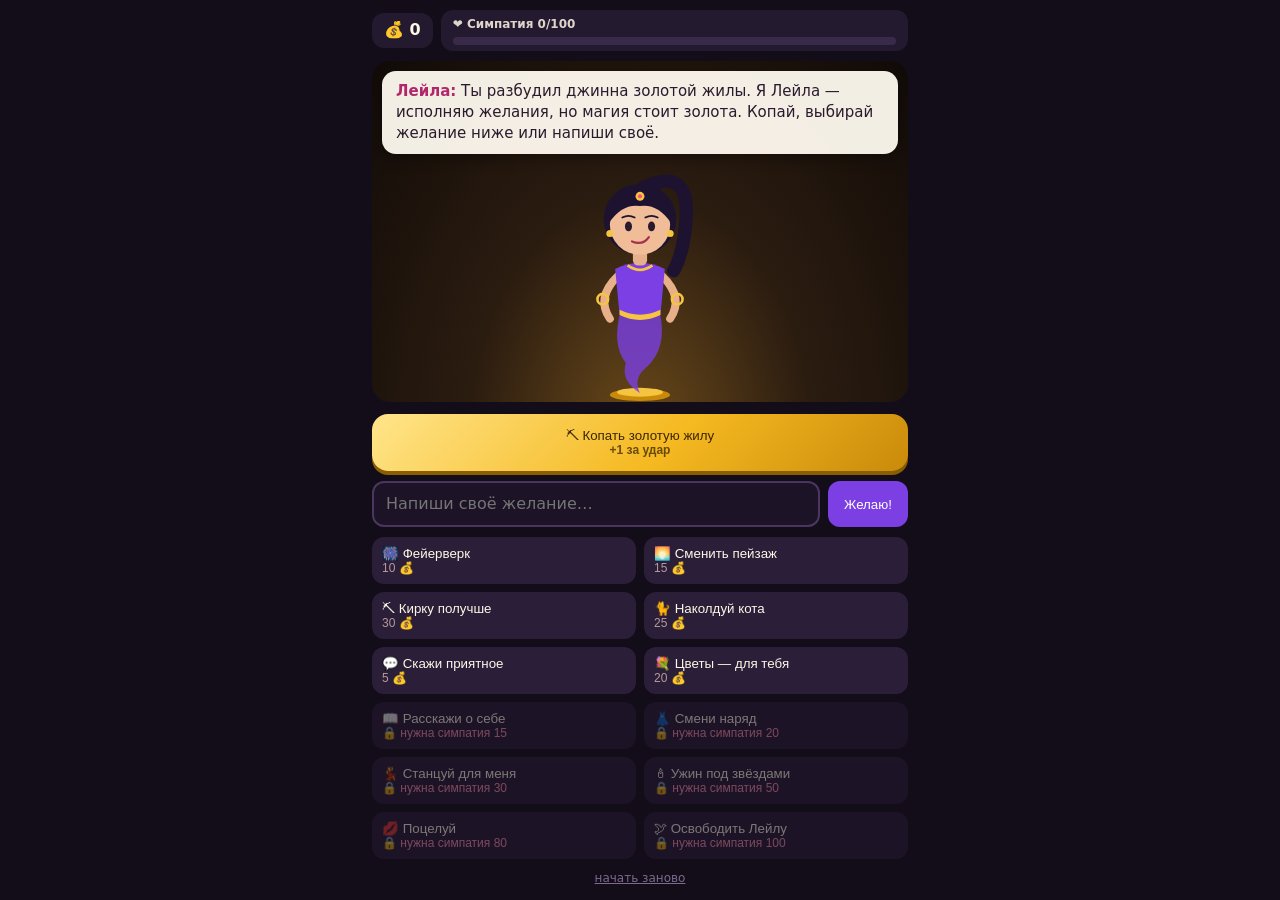
<file: index.html>
<!DOCTYPE html>
<html lang="ru">
<head>
<meta charset="UTF-8">
<meta name="viewport" content="width=device-width, initial-scale=1">
<title>Золотая жила</title>
<style>
  :root { --outfit: #7b3fe4; --gold: #f5c542; --ink: #fff7e6; }
  * { box-sizing: border-box; -webkit-tap-highlight-color: transparent; }
  html, body { margin: 0; height: 100%; }
  body {
    background: #120d18; color: var(--ink);
    font: 16px/1.4 "Segoe UI", system-ui, -apple-system, sans-serif;
    display: flex; justify-content: center;
  }
  #app { width: 100%; max-width: 560px; min-height: 100%; display: flex; flex-direction: column; }

  #stats { display: flex; gap: 8px; padding: 10px 12px; align-items: center; }
  .stat { background: #241a30; border-radius: 12px; padding: 6px 12px; font-weight: 700; white-space: nowrap; }
  #loveWrap { flex: 1; min-width: 0; }
  #loveBar { height: 8px; background: #3a2a4a; border-radius: 4px; overflow: hidden; margin-top: 4px; }
  #loveFill { height: 100%; width: 0; background: linear-gradient(90deg, #ff7aa8, #ff3d6e); transition: width .4s; }
  #loveLabel { font-size: 12px; font-weight: 600; opacity: .85; }

  #stage {
    position: relative; height: 46vh; min-height: 300px; overflow: hidden;
    border-radius: 18px; margin: 0 12px; transition: background 1s;
    background: radial-gradient(ellipse at 50% 110%, #6b4a1a 0%, #2b1c10 45%, #110b08 100%);
  }
  #stage.night  { background: radial-gradient(circle at 75% 20%, #fdf6c9 0 3%, transparent 3.5%), linear-gradient(#070b24, #1b1f4d 70%, #2a2350); }
  #stage.sunset { background: linear-gradient(#3b1d5c, #d9486e 55%, #ffb35c 80%, #5a2a2a 80.5%); }
  #stage.snow   { background: linear-gradient(#8fb3d9, #dcecf7 70%, #ffffff 70.5%); }
  #stage.sea    { background: linear-gradient(#6fd0ff, #c9f1ff 55%, #1c8ac4 55.5%, #0d5c8f); }

  #genie { position: absolute; left: 50%; bottom: 0; height: 78%; transform: translateX(-50%); animation: float 4s ease-in-out infinite; }
  #genie.spin { animation: spin 1.6s ease-in-out; }
  @keyframes float { 0%,100% { transform: translate(-50%, 0); } 50% { transform: translate(-50%, -10px); } }
  @keyframes spin { 0% { transform: translate(-50%,0) rotateY(0); } 50% { transform: translate(-50%,-24px) rotateY(360deg); } 100% { transform: translate(-50%,0) rotateY(720deg); } }
  .eye { transform-box: fill-box; transform-origin: center; animation: blink 5s infinite; }
  @keyframes blink { 0%,96%,100% { transform: scaleY(1); } 98% { transform: scaleY(.1); } }
  #blush { opacity: 0; transition: opacity .5s; }
  .blushing #blush { opacity: .7; }

  #bubble {
    position: absolute; left: 10px; right: 10px; top: 10px;
    background: rgba(255, 250, 240, .95); color: #2a1a2e; border-radius: 14px;
    padding: 10px 14px; font-size: 15px; box-shadow: 0 4px 14px rgba(0,0,0,.35); z-index: 3;
  }
  #bubble b { color: #b0286a; }
  #cats { position: absolute; left: 8px; bottom: 4px; font-size: 26px; z-index: 2; }

  .p { position: absolute; pointer-events: none; z-index: 4; font-size: 24px; }
  .p.fall { top: -30px; animation: fall linear forwards; }
  .p.boom { animation: boom 1.1s ease-out forwards; }
  .p.rise { bottom: 20%; animation: rise 1.8s ease-out forwards; }
  @keyframes fall { to { transform: translateY(60vh) rotate(360deg); opacity: .2; } }
  @keyframes boom { to { transform: translate(var(--dx), var(--dy)) scale(.3); opacity: 0; } }
  @keyframes rise { to { transform: translateY(-220px); opacity: 0; } }

  #controls { padding: 12px; display: flex; flex-direction: column; gap: 10px; }
  #vein {
    position: relative; border: 0; border-radius: 16px; padding: 14px; cursor: pointer;
    font: 800 18px inherit; color: #3b2600;
    background: linear-gradient(135deg, #ffe58a, #f5b921 55%, #c98a0a);
    box-shadow: 0 4px 0 #8a5d00; user-select: none; touch-action: manipulation;
  }
  #vein:active { transform: translateY(3px); box-shadow: 0 1px 0 #8a5d00; }
  #vein small { display: block; font-weight: 600; font-size: 12px; opacity: .75; }
  .pop { position: absolute; top: 0; font-weight: 800; color: #fff; text-shadow: 0 1px 3px #000; animation: popUp .7s ease-out forwards; pointer-events: none; }
  @keyframes popUp { to { transform: translateY(-34px); opacity: 0; } }

  #wishForm { display: flex; gap: 8px; }
  #wishInput { flex: 1; min-width: 0; border: 2px solid #4a3660; background: #1c1426; color: var(--ink); border-radius: 12px; padding: 10px 12px; font: inherit; }
  #wishInput:focus { outline: none; border-color: var(--gold); }
  #wishForm button { border: 0; border-radius: 12px; padding: 0 16px; background: var(--outfit); color: #fff; font: 700 15px inherit; cursor: pointer; }

  #wishes { display: grid; grid-template-columns: 1fr 1fr; gap: 8px; }
  .wish {
    border: 0; border-radius: 12px; padding: 9px 10px; text-align: left; cursor: pointer;
    background: #2a1e38; color: var(--ink); font: 600 14px inherit;
  }
  .wish span { display: block; font-size: 12px; font-weight: 500; color: var(--gold); }
  .wish.poor span { color: #b89a9a; }
  .wish.locked { opacity: .45; }
  .wish.locked span { color: #ff8fb1; }
  .wish:not(.locked):hover { background: #3a2a4e; }
  #reset { align-self: center; background: none; border: 0; color: #7d6a8c; font: inherit; font-size: 12px; cursor: pointer; text-decoration: underline; }

  #end { position: fixed; inset: 0; background: rgba(10, 5, 15, .92); display: none; align-items: center; justify-content: center; padding: 24px; z-index: 10; text-align: center; }
  #end.on { display: flex; }
  #end div { max-width: 420px; }
  #end h1 { color: var(--gold); margin: 0 0 12px; }
  #end button { margin-top: 18px; border: 0; border-radius: 12px; padding: 12px 22px; background: var(--gold); color: #3b2600; font: 800 16px inherit; cursor: pointer; }
</style>
</head>
<body>
<div id="app">
  <div id="stats">
    <div class="stat">💰 <span id="gold">0</span></div>
    <div class="stat" id="loveWrap">
      <div id="loveLabel">❤ Симпатия</div>
      <div id="loveBar"><div id="loveFill"></div></div>
    </div>
  </div>

  <div id="stage">
    <div id="bubble"></div>
    <svg id="genie" viewBox="0 0 200 300" aria-label="Лейла, джинн золотой жилы">
      <!-- хвост-дымка и лампа -->
      <ellipse cx="100" cy="292" rx="34" ry="7" fill="#c98a0a"/>
      <ellipse cx="100" cy="289" rx="26" ry="5" fill="#f5c542"/>
      <path d="M78 198 Q100 210 122 198 Q132 240 106 262 Q92 274 100 290 Q78 276 84 256 Q68 236 78 198Z" fill="var(--outfit)" opacity=".8"/>
      <!-- волосы сзади -->
      <ellipse cx="100" cy="94" rx="41" ry="40" fill="#1d1230"/>
      <path d="M104 58 Q156 34 152 92 Q150 130 138 152" stroke="#1d1230" stroke-width="15" fill="none" stroke-linecap="round"/>
      <!-- руки -->
      <path d="M75 158 Q50 182 66 206" stroke="#e8b08a" stroke-width="9" fill="none" stroke-linecap="round"/>
      <path d="M125 158 Q150 182 134 206" stroke="#e8b08a" stroke-width="9" fill="none" stroke-linecap="round"/>
      <circle cx="58" cy="184" r="6" fill="none" stroke="#f5c542" stroke-width="3"/>
      <circle cx="142" cy="184" r="6" fill="none" stroke="#f5c542" stroke-width="3"/>
      <!-- платье -->
      <path d="M72 150 Q100 136 128 150 L123 202 Q100 213 77 202 Z" fill="var(--outfit)"/>
      <path d="M77 196 Q100 207 123 196 L123 202 Q100 213 77 202Z" fill="#f5c542"/>
      <!-- шея и голова -->
      <rect x="92" y="126" width="16" height="20" rx="6" fill="#e8b08a"/>
      <path d="M86 146 Q100 156 114 146" stroke="#f5c542" stroke-width="3" fill="none"/>
      <circle cx="100" cy="100" r="34" fill="#f0bd98"/>
      <g id="blush"><circle cx="80" cy="112" r="7" fill="#ff7a9a"/><circle cx="120" cy="112" r="7" fill="#ff7a9a"/></g>
      <path d="M65 98 Q70 60 100 61 Q130 60 135 98 Q120 76 100 79 Q80 76 65 98Z" fill="#1d1230"/>
      <circle cx="100" cy="68" r="5" fill="#f5c542"/><circle cx="100" cy="68" r="2.2" fill="#ff4d7e"/>
      <circle cx="66" cy="110" r="4" fill="#f5c542"/><circle cx="134" cy="110" r="4" fill="#f5c542"/>
      <path d="M80 92 Q87 88 94 92 M106 92 Q113 88 120 92" stroke="#1d1230" stroke-width="2" fill="none" stroke-linecap="round"/>
      <ellipse class="eye" cx="87" cy="102" rx="4" ry="5.5" fill="#2a1a2e"/>
      <ellipse class="eye" cx="113" cy="102" rx="4" ry="5.5" fill="#2a1a2e"/>
      <path id="mouth" d="M90 117 Q100 126 110 117" stroke="#a3324f" stroke-width="2.5" fill="none" stroke-linecap="round"/>
    </svg>
    <div id="cats"></div>
  </div>

  <div id="controls">
    <button id="vein">⛏ Копать золотую жилу<small id="veinInfo"></small></button>
    <form id="wishForm" autocomplete="off">
      <input id="wishInput" placeholder="Напиши своё желание…" maxlength="120">
      <button>Желаю!</button>
    </form>
    <div id="wishes"></div>
    <button id="reset">начать заново</button>
  </div>
</div>

<div id="end"><div>
  <h1>✨ Свободна ✨</h1>
  <p>Лампа рассыпается золотой пылью. Лейла смотрит на свои руки, потом на тебя — и смеётся.</p>
  <p>«Три тысячи лет я исполняла желания, потому что была должна. А ты потратил своё на меня. Знаешь что? Я остаюсь. Теперь — потому что сама хочу».</p>
  <button id="endBtn">Продолжить вместе</button>
</div></div>

<script>
const $ = id => document.getElementById(id);
const pick = a => a[Math.floor(Math.random() * a.length)];
const KEY = 'golden-vein-save';
const fresh = () => ({ gold: 0, love: 0, power: 1, cats: 0, scene: 0, outfit: 0, story: 0, free: false });
let S = fresh();
try { S = Object.assign(S, JSON.parse(localStorage.getItem(KEY) || '{}')); } catch (e) {}
const save = () => { try { localStorage.setItem(KEY, JSON.stringify(S)); } catch (e) {} };

const SCENES = [['', 'Обратно в шахту. Уютно, сыро, родное.'], ['night', 'Ночь. Звёзды я расставила вручную, цени.'],
  ['sunset', 'Закат. Самый дорогой из моих — на него ушло три облака.'], ['snow', 'Снег! Мне не холодно, я из дыма. А тебе?'],
  ['sea', 'Море. Купаться не предлагаю — я в лампу потом песок натащу.']];
const OUTFITS = ['#7b3fe4', '#e0457b', '#1fa39a', '#d98a14', '#2f6fe0'];
const MOUTHS = { smile: 'M90 117 Q100 126 110 117', smirk: 'M91 119 Q103 124 110 114', pout: 'M92 121 Q100 116 108 121', wow: 'M94 116 Q100 128 106 116 Q100 112 94 116' };
const STORY = [
  'Меня зовут Лейла. Я джинн этой жилы: пока в ней есть золото — есть и моя магия. Так что копай, не отвлекайся.',
  'В лампу я попала по глупости: поспорила с одним визирем, что исполню любое желание. Он пожелал, чтобы я исполняла их вечно.',
  'Последний хозяин лампы был шахтёр. Просил только ужин и чтобы спина не болела. Хороший был человек. Скучный, но хороший.',
  'Знаешь, чего не может пожелать джинн? Ничего для себя. Три тысячи лет чужих желаний — и ни одного своего.',
  'Если честно… Меня давно никто не спрашивал обо мне. Обычно сразу — «хочу дворец». Спасибо, что слушаешь.'
];
const COMPLIMENTS = [
  'Ты копаешь так усердно, что жила сама начинает блестеть ярче.', 'У тебя хорошие желания. Поверь, я видела плохие.',
  'С тобой в шахте стало светлее. И это не из-за фонаря.', 'Ты первый за триста лет, кто сказал «пожалуйста». Ну, почти сказал.',
  'Мне нравится, как ты думаешь перед тем, как желать. Редкое качество.'
];

function say(text, mouth = 'smile', blush = false) {
  $('bubble').innerHTML = '<b>Лейла:</b> ' + text;
  $('mouth').setAttribute('d', MOUTHS[mouth]);
  $('genie').classList.toggle('blushing', blush);
}
function fx(chars, n, mode) {
  const st = $('stage');
  for (let i = 0; i < n; i++) {
    const p = document.createElement('span');
    p.className = 'p ' + mode; p.textContent = pick(chars);
    p.style.left = (mode === 'boom' ? 50 : Math.random() * 94) + '%';
    if (mode === 'boom') { p.style.top = '45%'; p.style.setProperty('--dx', (Math.random() * 400 - 200) + 'px'); p.style.setProperty('--dy', (Math.random() * 300 - 180) + 'px'); }
    if (mode === 'fall') p.style.animationDuration = (1.5 + Math.random() * 2) + 's';
    if (mode !== 'boom') p.style.animationDelay = (Math.random() * .6) + 's';
    p.addEventListener('animationend', () => p.remove());
    st.appendChild(p);
  }
}
const love = n => { S.love = Math.max(0, Math.min(100, S.love + n)); };

const WISHES = [
  { id: 'firework', label: '🎆 Фейерверк', cost: 10, min: 0, re: /фейерверк|салют/, run() { fx(['✨', '🎆', '💥', '⭐'], 26, 'boom'); love(2); say(pick(['Бабах! Люблю эту работу.', 'Салют в шахте — техника безопасности плачет, а я нет.']), 'wow'); } },
  { id: 'scene', label: '🌅 Сменить пейзаж', cost: 15, min: 0, re: /пейзаж|закат|ночь|звёзд|звезд|снег|зим|море|пляж|шахт/, run() { S.scene = (S.scene + 1) % SCENES.length; love(1); say(SCENES[S.scene][1]); } },
  { id: 'pick', label: '⛏ Кирку получше', cost: () => 30 * S.power, min: 0, re: /кирк|инструмент/, run() { S.power++; fx(['⛏', '✨'], 8, 'boom'); say('Держи. Теперь ' + S.power + ' золота за удар. Жила, прости.', 'smirk'); } },
  { id: 'cat', label: '🐈 Наколдуй кота', cost: () => 25 * (S.cats + 1), min: 0, re: /кот|кошк|котик|котён|котен/, run() { S.cats++; love(3); say('Кот наколдован. Он копает золото сам — ' + S.cats + ' в секунду. Не спрашивай как.', 'wow'); } },
  { id: 'compliment', label: '💬 Скажи приятное', cost: 5, min: 0, re: /приятн|комплимент|похвали/, run() { love(1); say(pick(COMPLIMENTS), 'smile', S.love > 40); } },
  { id: 'flowers', label: '💐 Цветы — для тебя', cost: 20, min: 0, re: /цвет|букет|подар/, run() { fx(['🌸', '🌹', '🌷', '💐'], 18, 'fall'); love(5); say(pick(['Желание… для меня? Так вообще можно было?', 'Ты тратишь магию на цветы для джинна. Странный. Мне нравится.']), 'wow', true); } },
  { id: 'story', label: '📖 Расскажи о себе', cost: 10, min: 15, re: /расскажи|о себе|истори|кто ты/, run() { say(STORY[Math.min(S.story, STORY.length - 1)], S.story >= 3 ? 'pout' : 'smile', S.story >= 4); if (S.story < STORY.length) { S.story++; love(4); } } },
  { id: 'outfit', label: '👗 Смени наряд', cost: 30, min: 20, re: /наряд|плать|переоден|одежд/, run() { S.outfit = (S.outfit + 1) % OUTFITS.length; love(2); fx(['✨'], 12, 'boom'); say(pick(['Как тебе? Только честно. Ладно, можно не честно.', 'Этот цвет я берегла для особого случая. Ну, или для вторника.']), 'smirk'); } },
  { id: 'dance', label: '💃 Станцуй для меня', cost: 40, min: 30, re: /танц|станцуй/, run() { const g = $('genie'); g.classList.remove('spin'); void g.offsetWidth; g.classList.add('spin'); setTimeout(() => g.classList.remove('spin'), 1700); fx(['✨', '🎵', '🎶'], 20, 'rise'); love(5); say('Три тысячи лет практики. Аплодисменты принимаются золотом.', 'smile', true); } },
  { id: 'date', label: '🕯 Ужин под звёздами', cost: 120, min: 50, re: /ужин|свидани|романтик|вино/, run() { S.scene = 1; fx(['🕯', '⭐', '🍷', '🌙'], 22, 'fall'); love(12); say('Стол, свечи, небо. Я обычно накрываю такое для других… Сегодня — первый раз для себя тоже.', 'smile', true); } },
  { id: 'kiss', label: '💋 Поцелуй', cost: 0, min: 80, re: /поцел|целуй|обними|обним/, run() { fx(['❤', '💕', '💖'], 24, 'rise'); love(10); say('…Это желание я исполню не как джинн. *целует тебя* Всё. Никому ни слова — у меня репутация.', 'smile', true); } },
  { id: 'free', label: '🕊 Освободить Лейлу', cost: 300, min: 100, re: /освобо|свобод|отпус/, run() { S.free = true; fx(['✨', '🕊', '💛'], 40, 'boom'); say('Ты… серьёзно?', 'wow', true); setTimeout(() => $('end').classList.add('on'), 900); } }
];
const costOf = w => typeof w.cost === 'function' ? w.cost() : w.cost;

function grant(w) {
  if (S.love < w.min) return say(pick(['Не так быстро. Мы пока недостаточно знакомы для такого желания.', 'Ха. Это желание откроется, когда я буду тебе больше доверять.']), 'smirk');
  const c = costOf(w);
  if (S.gold < c) return say('Моя магия работает на золоте жилы. Нужно ещё ' + (c - S.gold) + ' 💰 — берись за кирку.', 'pout');
  S.gold -= c; w.run(); save(); render();
}

function freeWish(raw) {
  const t = raw.toLowerCase().trim();
  if (!t) return;
  if (/секс|разден|голая|голую|обнаж|грудь|трах|интим|постел|18\+|эроти/.test(t))
    return say('Полегче, искатель. Я джинн с характером, а не с таким прейскурантом. Начни с цветов и ужина — а там посмотрим, до поцелуя дойдёт или нет.', 'smirk', true);
  if (/дура|тупая|заткни|урод|идиотк|сука|шлюх|глупая/.test(t)) { love(-5); save(); render(); return say('Грубить джинну — смелое желание. Исполнять не буду. И симпатию я тебе убавила.', 'pout'); }
  const w = WISHES.find(w => w.re.test(t));
  if (w) return grant(w);
  if (/золот|деньг|богат|монет/.test(t)) { const g = 5 + S.power * 3; S.gold += g; fx(['🪙'], 10, 'fall'); save(); render(); return say('Золото из золота не наколдуешь — закон жилы. Но вот тебе ' + g + ' монет из моих личных запасов.', 'smirk'); }
  if (/привет|здравств|хай/.test(t)) return say('Привет-привет. Желать будем или просто поболтаем?', 'smile');
  if (/люблю|нравишься|красив|милая/.test(t)) { love(2); save(); render(); return say(S.love > 60 ? 'Знаю. И… ты мне тоже. Только не зазнавайся.' : 'Все так говорят, когда хотят дворец. Но спасибо.', 'smile', true); }
  if (/зовут|имя/.test(t)) return say('Лейла. Джинн золотой жилы. Очень приятно, копатель.', 'smile');
  if (/сколько.*лет|возраст/.test(t)) return say('Мне было двадцать семь, когда я попала в лампу. Три тысячи лет внутри не считаются — там время стоит.', 'smirk');
  if (S.gold < 5) return say('На импровизацию нужно хотя бы 5 💰. Жила ждёт.', 'pout');
  S.gold -= 5; love(1); fx(['✨', '💫'], 14, 'boom'); save(); render();
  say(pick(['«' + esc(raw) + '»? Хм. Исполнено — в миниатюре и на мой вкус. Посмотри под ногами.', 'Такого у меня ещё не просили. Сделала как поняла. Претензии не принимаются.', 'Исполнено! Ну… примерно. Магия — наука неточная.']), 'wow');
}
const esc = s => s.replace(/[&<>"]/g, c => ({ '&': '&amp;', '<': '&lt;', '>': '&gt;', '"': '&quot;' }[c]));

function render() {
  $('gold').textContent = Math.floor(S.gold);
  $('loveFill').style.width = S.love + '%';
  $('loveLabel').textContent = '❤ Симпатия ' + S.love + '/100';
  $('veinInfo').textContent = '+' + S.power + ' за удар' + (S.cats ? ' · коты: +' + S.cats + '/сек' : '');
  $('stage').className = SCENES[S.scene][0];
  document.documentElement.style.setProperty('--outfit', OUTFITS[S.outfit]);
  $('cats').textContent = '🐈'.repeat(Math.min(S.cats, 8));
  $('wishes').innerHTML = WISHES.map((w, i) => {
    const locked = S.love < w.min, c = costOf(w);
    const sub = locked ? '🔒 нужна симпатия ' + w.min : (c ? c + ' 💰' : 'бесплатно');
    return '<button class="wish' + (locked ? ' locked' : S.gold < c ? ' poor' : '') + '" data-i="' + i + '">' + w.label + '<span>' + sub + '</span></button>';
  }).join('');
}

$('vein').addEventListener('click', e => {
  S.gold += S.power;
  const pop = document.createElement('span');
  pop.className = 'pop'; pop.textContent = '+' + S.power;
  pop.style.left = (20 + Math.random() * 60) + '%';
  pop.addEventListener('animationend', () => pop.remove());
  $('vein').appendChild(pop);
  render();
});
$('wishes').addEventListener('click', e => { const b = e.target.closest('.wish'); if (b) grant(WISHES[b.dataset.i]); });
$('wishForm').addEventListener('submit', e => { e.preventDefault(); freeWish($('wishInput').value); $('wishInput').value = ''; });
$('endBtn').addEventListener('click', () => { $('end').classList.remove('on'); say('Ну что, копатель. Желай — теперь я исполняю, потому что хочу.', 'smile', true); });
$('reset').addEventListener('click', () => { if (confirm('Начать игру заново?')) { S = fresh(); save(); render(); intro(); } });
setInterval(() => { if (S.cats) { S.gold += S.cats; render(); } save(); }, 1000);

function intro() {
  say(S.free ? 'С возвращением. Я никуда не делась — сама так решила.'
    : S.gold || S.love ? 'О, ты вернулся. Жила на месте, я тоже. Чего желаешь?'
    : 'Ты разбудил джинна золотой жилы. Я Лейла — исполняю желания, но магия стоит золота. Копай, выбирай желание ниже или напиши своё.', 'smirk');
}
render(); intro();
</script>
</body>
</html>
</file>
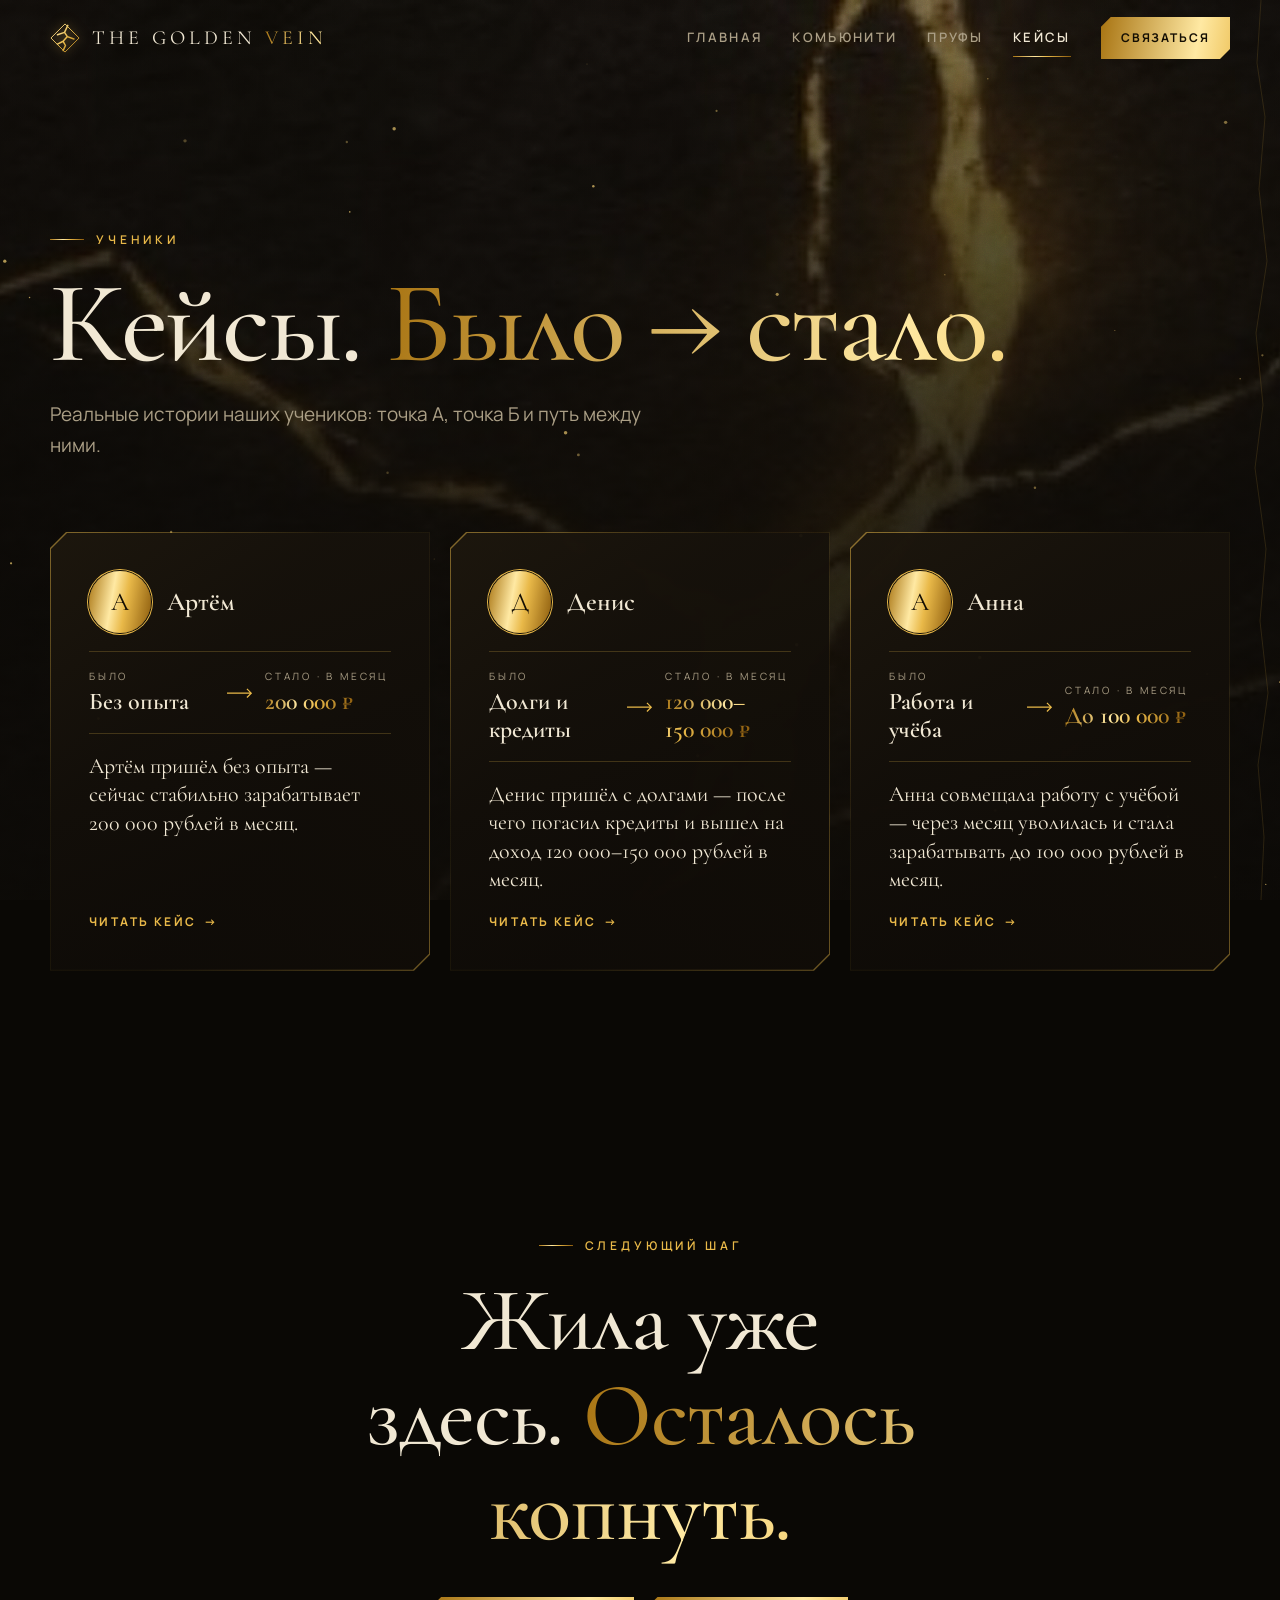
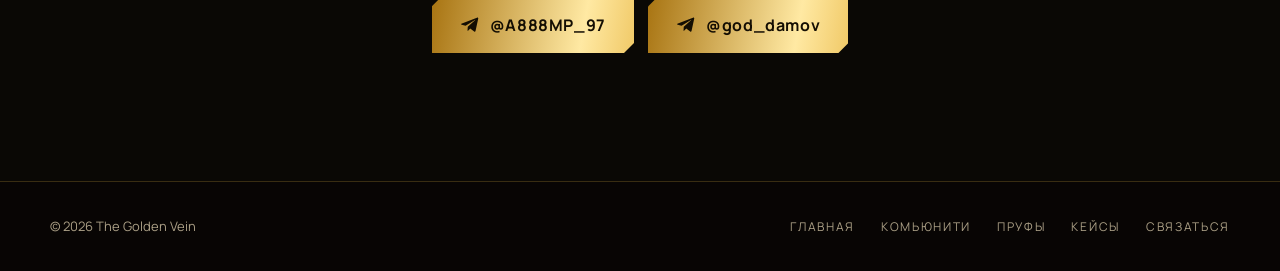
<file: cases.html>
<!doctype html>
<html lang="ru">
<head>
<meta charset="utf-8">
<meta name="viewport" content="width=device-width, initial-scale=1, viewport-fit=cover">
<title>Кейсы учеников — The Golden Vein</title>
<meta name="description" content="Кейсы учеников The Golden Vein: с чего начинали и к чему пришли.">
<meta name="theme-color" content="#0a0805">
<meta property="og:title" content="Кейсы учеников — The Golden Vein">
<meta property="og:description" content="Кейсы учеников The Golden Vein: с чего начинали и к чему пришли.">
<meta property="og:type" content="website">
<meta property="og:image" content="assets/img/bg.jpg">
<link rel="icon" href="assets/img/favicon.svg" type="image/svg+xml">
<link rel="preload" as="image" href="assets/img/bg.jpg">
<link rel="preconnect" href="https://fonts.googleapis.com">
<link rel="preconnect" href="https://fonts.gstatic.com" crossorigin>
<link href="https://fonts.googleapis.com/css2?family=Cormorant+Garamond:ital,wght@0,500;0,600;1,500&family=Manrope:wght@400;600;700&display=swap" rel="stylesheet">
<link rel="stylesheet" href="assets/css/style.css">
<script>document.documentElement.classList.add("js")</script>
</head>
<body>
<div class="backdrop" aria-hidden="true"></div>
<div class="grain" aria-hidden="true"></div>
<canvas id="dust" aria-hidden="true"></canvas>
<div class="torch" aria-hidden="true"></div>
<svg class="scroll-vein" viewBox="0 0 26 1000" preserveAspectRatio="none" aria-hidden="true">
  <path class="track" pathLength="1" d="M13 0 9 70 17 130 11 210 19 290 8 370 15 450 7 520 18 610 12 690 20 770 10 850 16 930 13 1000"/>
  <path class="fill" pathLength="1" d="M13 0 9 70 17 130 11 210 19 290 8 370 15 450 7 520 18 610 12 690 20 770 10 850 16 930 13 1000"/>
</svg>
<div class="veil" aria-hidden="true"><i></i></div>

<header class="header">
  <div class="wrap">
    <a class="logo" href="index.html" aria-label="The Golden Vein — на главную"><svg viewBox="0 0 32 32" fill="none" aria-hidden="true"><defs><linearGradient id="lg" x1="0" y1="0" x2="1" y2="1"><stop offset="0" stop-color="#ffe9a3"/><stop offset=".55" stop-color="#e9b949"/><stop offset="1" stop-color="#a87412"/></linearGradient></defs><path d="M16 1 31 16 16 31 1 16Z" stroke="url(#lg)" stroke-width="1"/><path d="M19 2.5 15.5 10l3 4.5-4.5 5 2.5 4.5L14 29.5M15.5 10 8 12.5M18.5 14.5l7 2.5M14 19.5l-6 3" stroke="url(#lg)" stroke-width="1.6" stroke-linecap="round" stroke-linejoin="round"/></svg><span>The Golden <span class="gold">Vein</span></span></a>
    <button class="burger" type="button" aria-label="Меню" aria-expanded="false" aria-controls="nav"><span></span><span></span><span></span></button>
    <nav class="nav" id="nav" aria-label="Основная навигация">
      <a href="index.html">Главная</a>
      <a href="community.html">Комьюнити</a>
      <a href="proofs.html">Пруфы</a>
      <a href="cases.html" aria-current="page">Кейсы</a>
      <a class="btn sm" href="#" data-contact>Связаться</a>
    </nav>
  </div>
</header>

<main>
<section class="page-hero">
  <div class="wrap">
    <span class="eyebrow">Ученики</span>
    <h1>Кейсы. <span class="gold">Было → стало.</span></h1>
    <p class="lead">Реальные истории наших учеников: точка А, точка Б и путь между ними.</p>
  </div>
</section>
<section style="padding-top:0">
  <div class="wrap"><div class="cases" id="cases"></div></div>
</section>
<section class="final">
  <div class="wrap">
    <span class="eyebrow reveal">Следующий шаг</span>
    <h2 class="h2 reveal">Жила уже здесь. <span class="gold">Осталось копнуть.</span></h2>
    <div class="cta reveal"><a class="btn" href="#" data-contact>Связаться с нами <svg viewBox="0 0 24 24" fill="none" stroke="currentColor" stroke-width="1.6"><path d="M4 12h16M14 6l6 6-6 6"/></svg></a></div>
  </div>
</section>
</main>

<footer class="footer">
  <div class="wrap">
    <span>© <span data-year>2026</span> The Golden Vein</span>
    <nav aria-label="Навигация в подвале">
      <a href="index.html">Главная</a>
      <a href="community.html">Комьюнити</a>
      <a href="proofs.html">Пруфы</a>
      <a href="cases.html">Кейсы</a>
      <a href="#" data-contact>Связаться</a>
    </nav>
  </div>
</footer>
<dialog id="case-modal" aria-label="Кейс ученика">
  <button class="x" type="button" aria-label="Закрыть">×</button>
  <div class="sheet"><div class="body"></div></div>
</dialog>
<script src="assets/js/content.js"></script>
<script src="assets/js/main.js"></script>
</body>
</html>
</file>
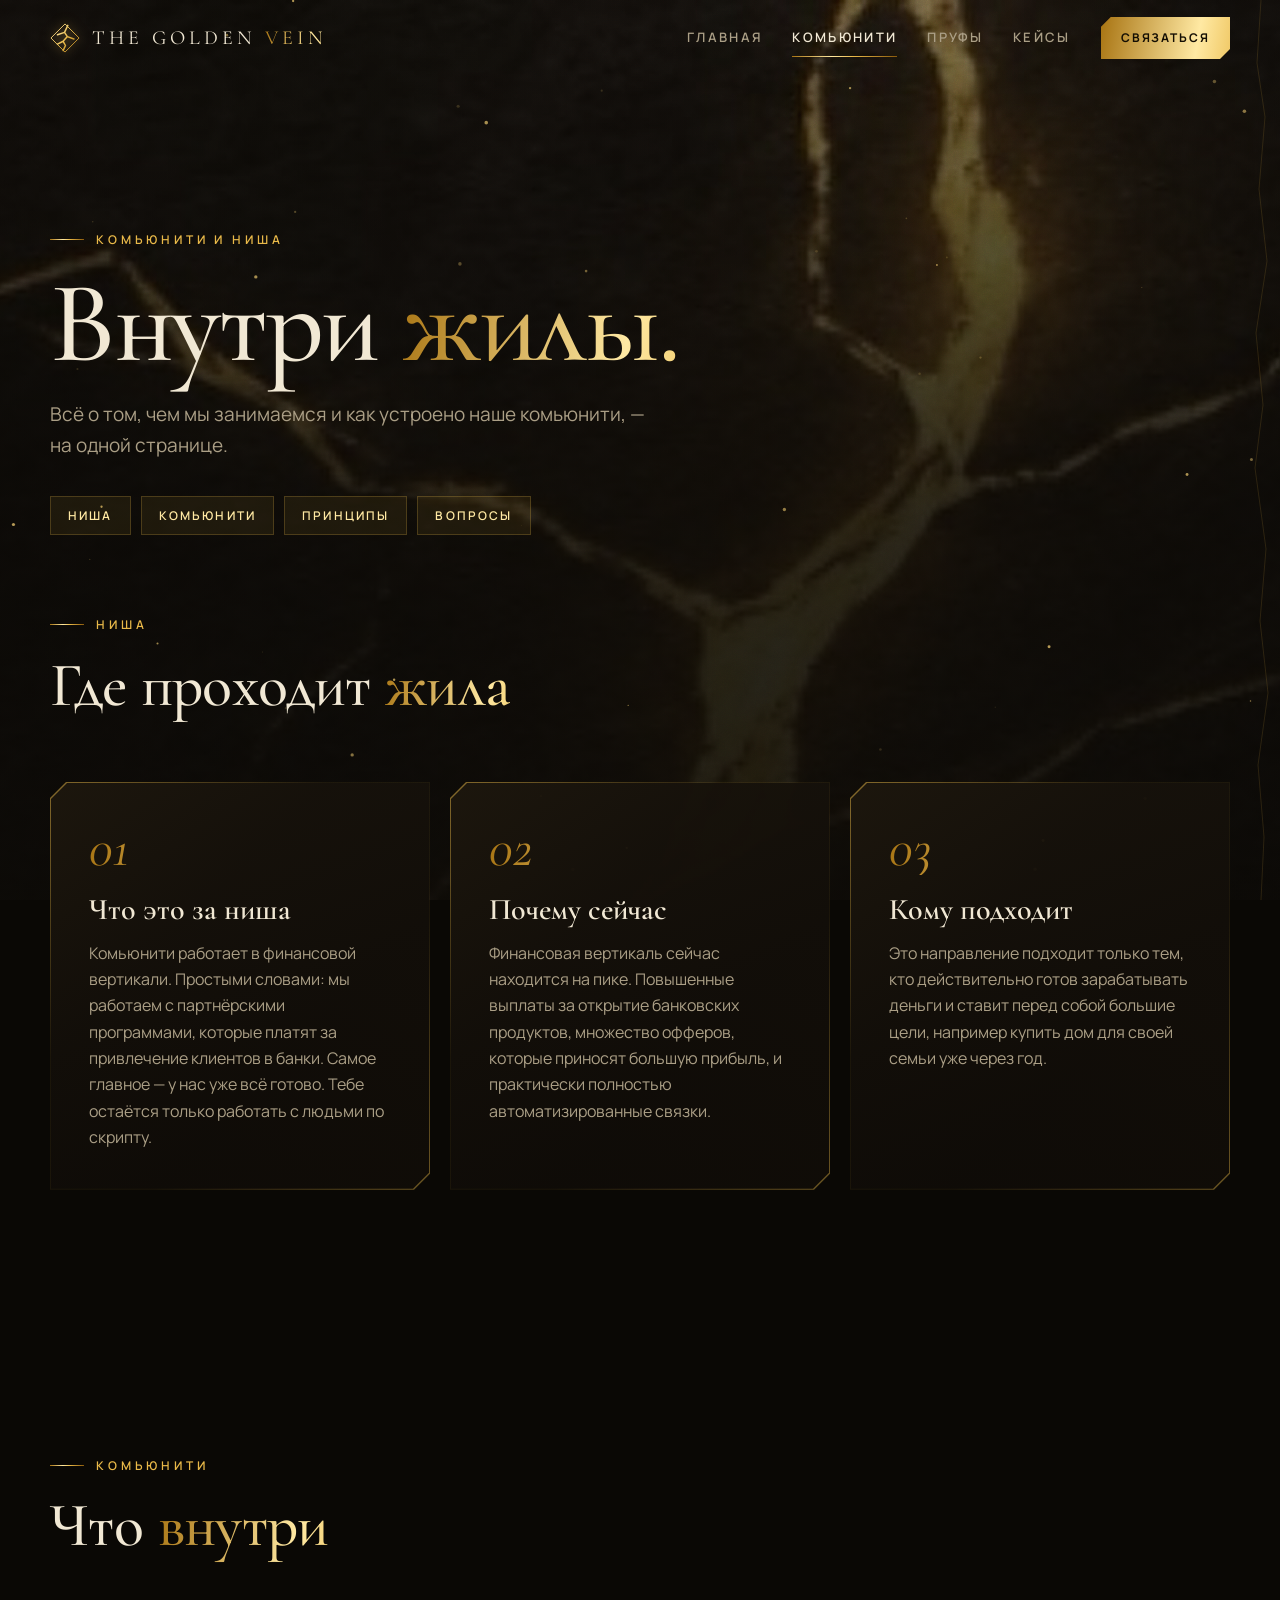
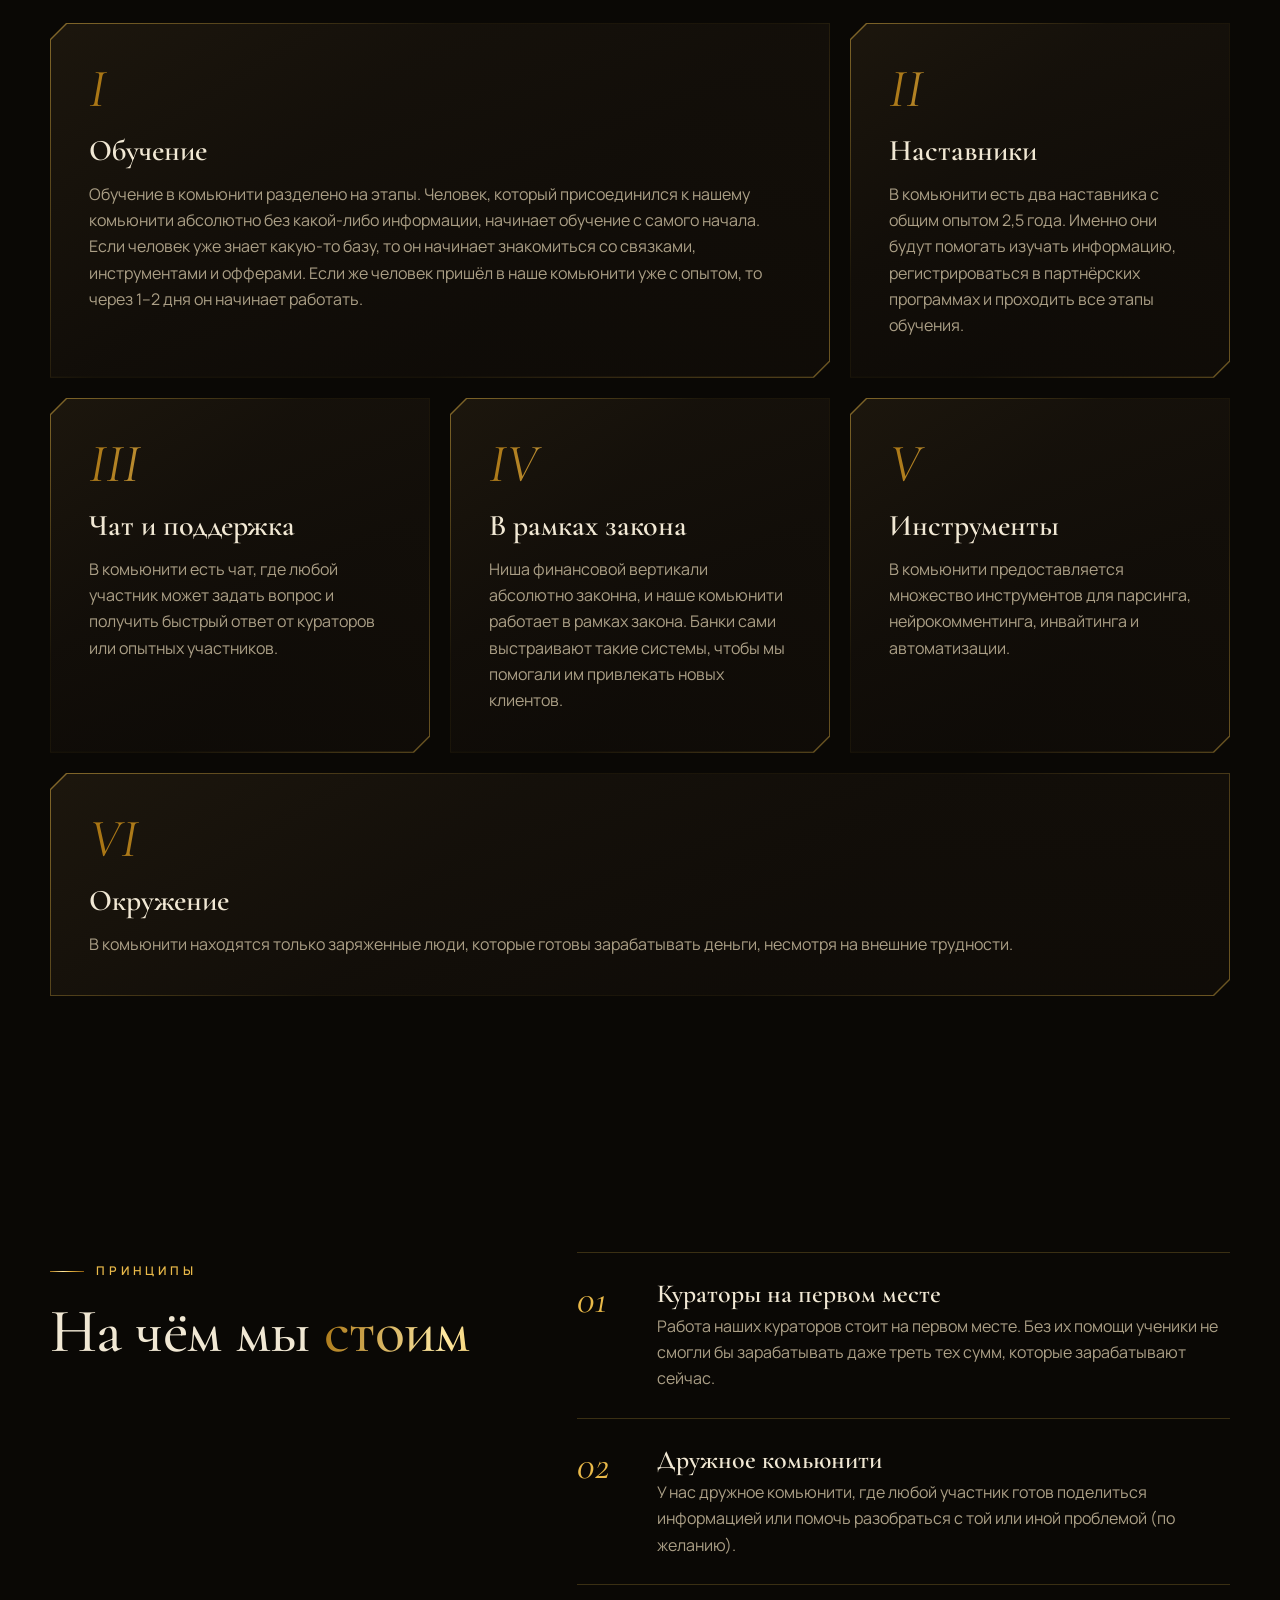
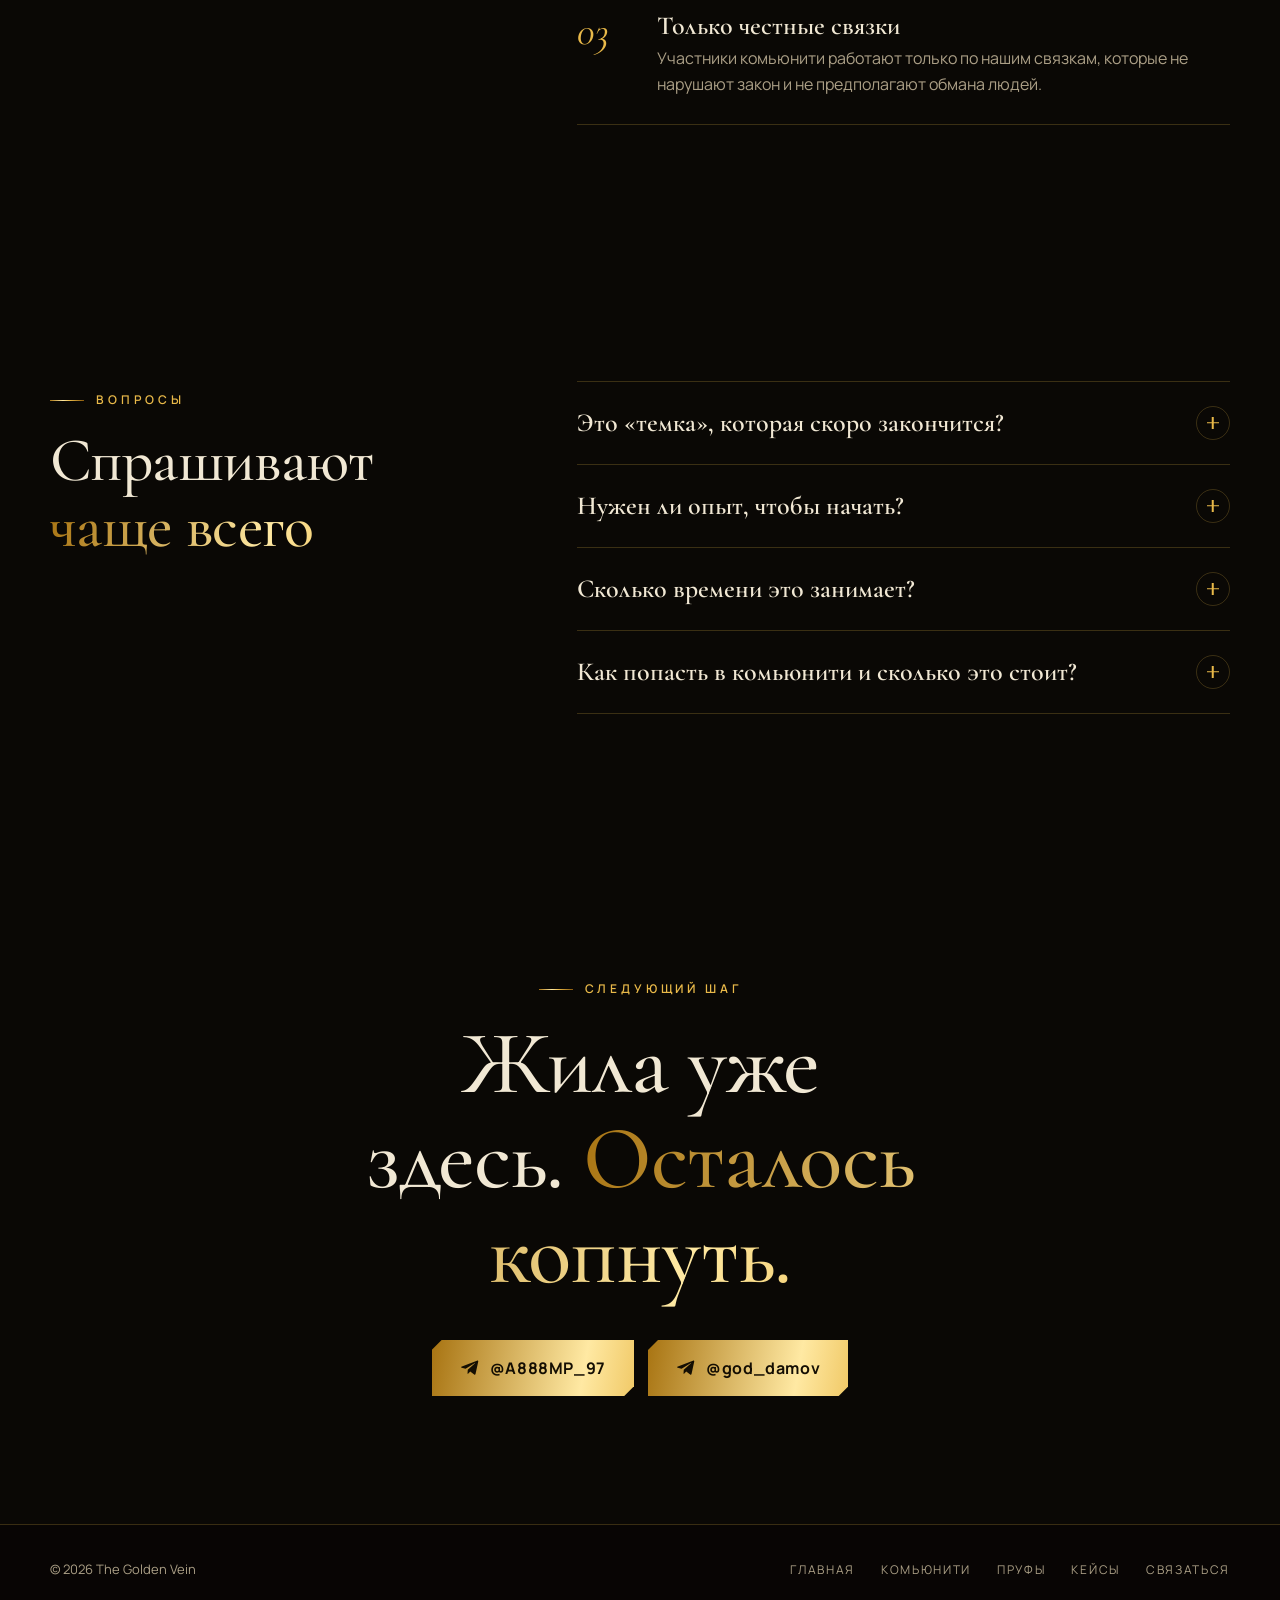
<file: community.html>
<!doctype html>
<html lang="ru">
<head>
<meta charset="utf-8">
<meta name="viewport" content="width=device-width, initial-scale=1, viewport-fit=cover">
<title>Комьюнити и ниша — The Golden Vein</title>
<meta name="description" content="Всё о комьюнити The Golden Vein и о нише, в которой мы работаем.">
<meta name="theme-color" content="#0a0805">
<meta property="og:title" content="Комьюнити и ниша — The Golden Vein">
<meta property="og:description" content="Всё о комьюнити The Golden Vein и о нише, в которой мы работаем.">
<meta property="og:type" content="website">
<meta property="og:image" content="assets/img/bg.jpg">
<link rel="icon" href="assets/img/favicon.svg" type="image/svg+xml">
<link rel="preload" as="image" href="assets/img/bg.jpg">
<link rel="preconnect" href="https://fonts.googleapis.com">
<link rel="preconnect" href="https://fonts.gstatic.com" crossorigin>
<link href="https://fonts.googleapis.com/css2?family=Cormorant+Garamond:ital,wght@0,500;0,600;1,500&family=Manrope:wght@400;600;700&display=swap" rel="stylesheet">
<link rel="stylesheet" href="assets/css/style.css">
<script>document.documentElement.classList.add("js")</script>
</head>
<body>
<div class="backdrop" aria-hidden="true"></div>
<div class="grain" aria-hidden="true"></div>
<canvas id="dust" aria-hidden="true"></canvas>
<div class="torch" aria-hidden="true"></div>
<svg class="scroll-vein" viewBox="0 0 26 1000" preserveAspectRatio="none" aria-hidden="true">
  <path class="track" pathLength="1" d="M13 0 9 70 17 130 11 210 19 290 8 370 15 450 7 520 18 610 12 690 20 770 10 850 16 930 13 1000"/>
  <path class="fill" pathLength="1" d="M13 0 9 70 17 130 11 210 19 290 8 370 15 450 7 520 18 610 12 690 20 770 10 850 16 930 13 1000"/>
</svg>
<div class="veil" aria-hidden="true"><i></i></div>

<header class="header">
  <div class="wrap">
    <a class="logo" href="index.html" aria-label="The Golden Vein — на главную"><svg viewBox="0 0 32 32" fill="none" aria-hidden="true"><defs><linearGradient id="lg" x1="0" y1="0" x2="1" y2="1"><stop offset="0" stop-color="#ffe9a3"/><stop offset=".55" stop-color="#e9b949"/><stop offset="1" stop-color="#a87412"/></linearGradient></defs><path d="M16 1 31 16 16 31 1 16Z" stroke="url(#lg)" stroke-width="1"/><path d="M19 2.5 15.5 10l3 4.5-4.5 5 2.5 4.5L14 29.5M15.5 10 8 12.5M18.5 14.5l7 2.5M14 19.5l-6 3" stroke="url(#lg)" stroke-width="1.6" stroke-linecap="round" stroke-linejoin="round"/></svg><span>The Golden <span class="gold">Vein</span></span></a>
    <button class="burger" type="button" aria-label="Меню" aria-expanded="false" aria-controls="nav"><span></span><span></span><span></span></button>
    <nav class="nav" id="nav" aria-label="Основная навигация">
      <a href="index.html">Главная</a>
      <a href="community.html" aria-current="page">Комьюнити</a>
      <a href="proofs.html">Пруфы</a>
      <a href="cases.html">Кейсы</a>
      <a class="btn sm" href="#" data-contact>Связаться</a>
    </nav>
  </div>
</header>

<main>
<section class="page-hero">
  <div class="wrap">
    <span class="eyebrow">Комьюнити и ниша</span>
    <h1>Внутри <span class="gold">жилы.</span></h1>
    <p class="lead">Всё о том, чем мы занимаемся и как устроено наше комьюнити, — на одной странице.</p>
    <nav class="anchors" aria-label="Разделы страницы">
      <a href="#niche">Ниша</a><a href="#inside">Комьюнити</a><a href="#rules">Принципы</a><a href="#faq">Вопросы</a>
    </nav>
  </div>
</section>

<section id="niche" style="padding-top:0">
  <div class="wrap">
    <div class="head">
      <span class="eyebrow reveal">Ниша</span>
      <h2 class="h2 reveal">Где проходит <span class="gold">жила</span></h2>
    </div>
    <div class="grid3">
      <article class="card reveal" style="--d:0.00s"><div class="in">
        <div class="num gold">01</div>
        <h3>Что это за ниша</h3>
        <p>Комьюнити работает в финансовой вертикали. Простыми словами: мы работаем с партнёрскими программами, которые платят за привлечение клиентов в банки. Самое главное — у нас уже всё готово. Тебе остаётся только работать с людьми по скрипту.</p>
      </div></article>
      <article class="card reveal" style="--d:0.08s"><div class="in">
        <div class="num gold">02</div>
        <h3>Почему сейчас</h3>
        <p>Финансовая вертикаль сейчас находится на пике. Повышенные выплаты за открытие банковских продуктов, множество офферов, которые приносят большую прибыль, и практически полностью автоматизированные связки.</p>
      </div></article>
      <article class="card reveal" style="--d:0.16s"><div class="in">
        <div class="num gold">03</div>
        <h3>Кому подходит</h3>
        <p>Это направление подходит только тем, кто действительно готов зарабатывать деньги и ставит перед собой большие цели, например купить дом для своей семьи уже через год.</p>
      </div></article>
    </div>
  </div>
</section>

<section id="inside">
  <div class="wrap">
    <div class="head">
      <span class="eyebrow reveal">Комьюнити</span>
      <h2 class="h2 reveal">Что <span class="gold">внутри</span></h2>
    </div>
    <div class="grid3">
      <article class="card span2 reveal" style="--d:0.00s"><div class="in">
        <div class="num gold">I</div>
        <h3>Обучение</h3>
        <p>Обучение в комьюнити разделено на этапы. Человек, который присоединился к нашему комьюнити абсолютно без какой-либо информации, начинает обучение с самого начала. Если человек уже знает какую-то базу, то он начинает знакомиться со связками, инструментами и офферами. Если же человек пришёл в наше комьюнити уже с опытом, то через 1–2 дня он начинает работать.</p>
      </div></article>
      <article class="card reveal" style="--d:0.08s"><div class="in">
        <div class="num gold">II</div>
        <h3>Наставники</h3>
        <p>В комьюнити есть два наставника с общим опытом 2,5 года. Именно они будут помогать изучать информацию, регистрироваться в партнёрских программах и проходить все этапы обучения.</p>
      </div></article>
      <article class="card reveal" style="--d:0.16s"><div class="in">
        <div class="num gold">III</div>
        <h3>Чат и поддержка</h3>
        <p>В комьюнити есть чат, где любой участник может задать вопрос и получить быстрый ответ от кураторов или опытных участников.</p>
      </div></article>
      <article class="card reveal" style="--d:0.00s"><div class="in">
        <div class="num gold">IV</div>
        <h3>В рамках закона</h3>
        <p>Ниша финансовой вертикали абсолютно законна, и наше комьюнити работает в рамках закона. Банки сами выстраивают такие системы, чтобы мы помогали им привлекать новых клиентов.</p>
      </div></article>
      <article class="card reveal" style="--d:0.08s"><div class="in">
        <div class="num gold">V</div>
        <h3>Инструменты</h3>
        <p>В комьюнити предоставляется множество инструментов для парсинга, нейрокомментинга, инвайтинга и автоматизации.</p>
      </div></article>
      <article class="card span3 reveal" style="--d:0.16s"><div class="in">
        <div class="num gold">VI</div>
        <h3>Окружение</h3>
        <p>В комьюнити находятся только заряженные люди, которые готовы зарабатывать деньги, несмотря на внешние трудности.</p>
      </div></article>
    </div>
  </div>
</section>

<section id="rules">
  <div class="wrap split">
    <div class="head">
      <span class="eyebrow reveal">Принципы</span>
      <h2 class="h2 reveal">На чём мы <span class="gold">стоим</span></h2>
    </div>
    <ol class="rules">
      <li class="reveal"><b>Кураторы на первом месте</b><span>Работа наших кураторов стоит на первом месте. Без их помощи ученики не смогли бы зарабатывать даже треть тех сумм, которые зарабатывают сейчас.</span></li>
      <li class="reveal"><b>Дружное комьюнити</b><span>У нас дружное комьюнити, где любой участник готов поделиться информацией или помочь разобраться с той или иной проблемой (по желанию).</span></li>
      <li class="reveal"><b>Только честные связки</b><span>Участники комьюнити работают только по нашим связкам, которые не нарушают закон и не предполагают обмана людей.</span></li>
    </ol>
  </div>
</section>

<section id="faq">
  <div class="wrap split">
    <div class="head">
      <span class="eyebrow reveal">Вопросы</span>
      <h2 class="h2 reveal">Спрашивают <span class="gold">чаще всего</span></h2>
    </div>
    <div class="faq">
      <details class="qa reveal"><summary>Это «темка», которая скоро закончится?<span class="plus" aria-hidden="true"></span></summary><p>Многие молодые ребята думают, что это «темка», которая скоро закончится. Но финансовая вертикаль работает уже более 10 лет и на протяжении многих лет приносит стабильный доход.</p></details>
      <details class="qa reveal"><summary>Нужен ли опыт, чтобы начать?<span class="plus" aria-hidden="true"></span></summary><p>Опыт работы в нише финансовой вертикали не обязателен. Без опыта можно начать с нуля, поэтому мы ежедневно работаем с учениками, чтобы они могли как можно раньше получить необходимые знания и набраться опыта.</p></details>
      <details class="qa reveal"><summary>Сколько времени это занимает?<span class="plus" aria-hidden="true"></span></summary><p>Многие наши ученики совмещают работу с учёбой или постоянным хобби и без лишних трудностей зарабатывают приличные суммы. Время работы зависит только от тебя.</p></details>
      <details class="qa reveal"><summary>Как попасть в комьюнити и сколько это стоит?<span class="plus" aria-hidden="true"></span></summary><p>Войти в комьюнити может каждый желающий, кто хочет получить знания, доступ к офферам, связкам, инструментам и помощь двух кураторов. Стоимость входа в комьюнити — 5 000 рублей.</p></details>
    </div>
  </div>
</section>

<section class="final">
  <div class="wrap">
    <span class="eyebrow reveal">Следующий шаг</span>
    <h2 class="h2 reveal">Жила уже здесь. <span class="gold">Осталось копнуть.</span></h2>
    <div class="cta reveal"><a class="btn" href="#" data-contact>Связаться с нами <svg viewBox="0 0 24 24" fill="none" stroke="currentColor" stroke-width="1.6"><path d="M4 12h16M14 6l6 6-6 6"/></svg></a></div>
  </div>
</section>
</main>

<footer class="footer">
  <div class="wrap">
    <span>© <span data-year>2026</span> The Golden Vein</span>
    <nav aria-label="Навигация в подвале">
      <a href="index.html">Главная</a>
      <a href="community.html">Комьюнити</a>
      <a href="proofs.html">Пруфы</a>
      <a href="cases.html">Кейсы</a>
      <a href="#" data-contact>Связаться</a>
    </nav>
  </div>
</footer>
<script src="assets/js/content.js"></script>
<script src="assets/js/main.js"></script>
</body>
</html>
</file>
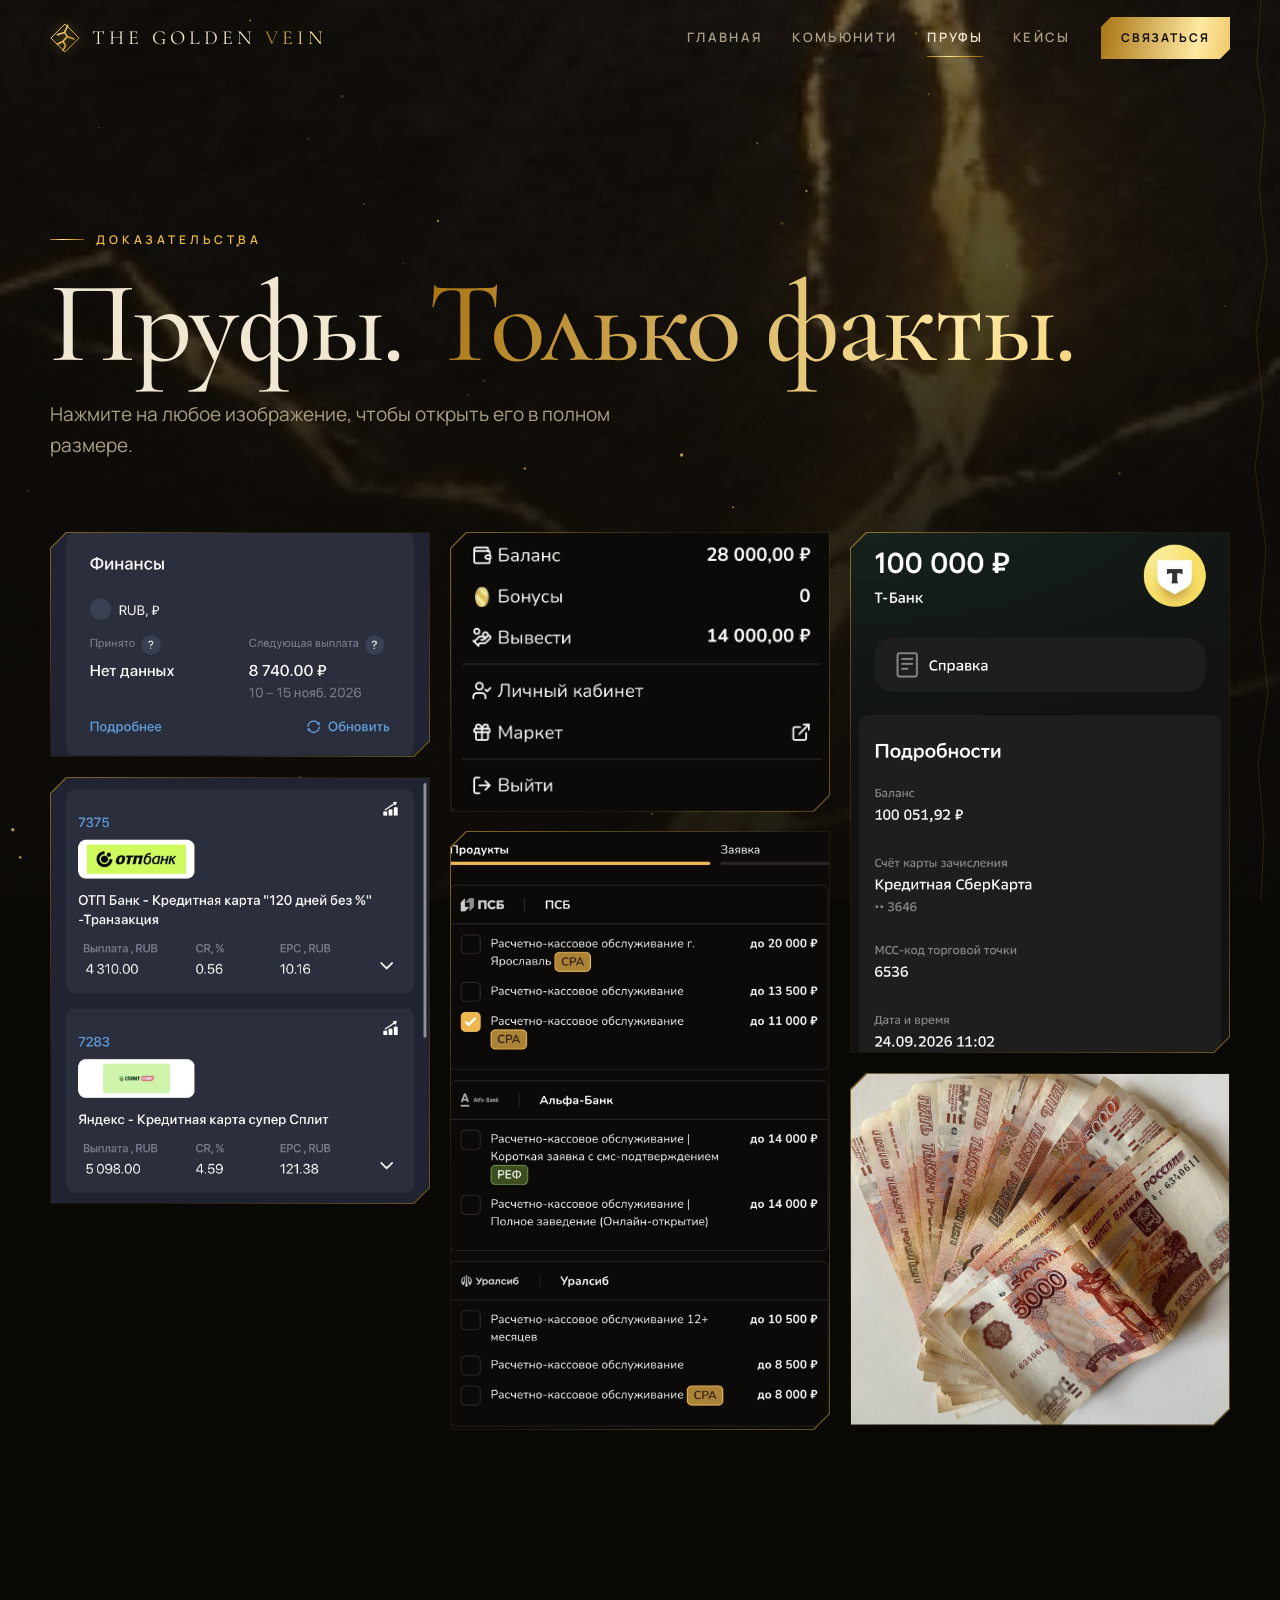
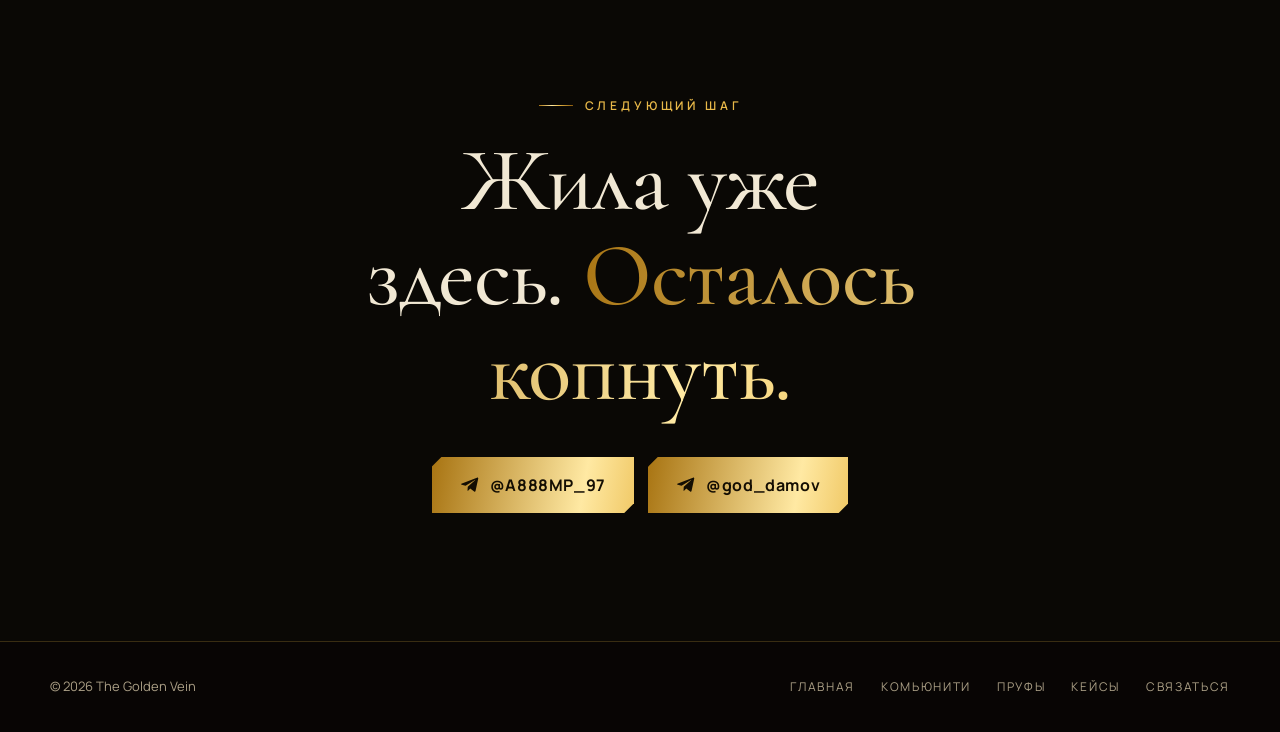
<file: proofs.html>
<!doctype html>
<html lang="ru">
<head>
<meta charset="utf-8">
<meta name="viewport" content="width=device-width, initial-scale=1, viewport-fit=cover">
<title>Пруфы — The Golden Vein</title>
<meta name="description" content="Пруфы The Golden Vein: подтверждения результатов.">
<meta name="theme-color" content="#0a0805">
<meta property="og:title" content="Пруфы — The Golden Vein">
<meta property="og:description" content="Пруфы The Golden Vein: подтверждения результатов.">
<meta property="og:type" content="website">
<meta property="og:image" content="assets/img/bg.jpg">
<link rel="icon" href="assets/img/favicon.svg" type="image/svg+xml">
<link rel="preload" as="image" href="assets/img/bg.jpg">
<link rel="preconnect" href="https://fonts.googleapis.com">
<link rel="preconnect" href="https://fonts.gstatic.com" crossorigin>
<link href="https://fonts.googleapis.com/css2?family=Cormorant+Garamond:ital,wght@0,500;0,600;1,500&family=Manrope:wght@400;600;700&display=swap" rel="stylesheet">
<link rel="stylesheet" href="assets/css/style.css">
<script>document.documentElement.classList.add("js")</script>
</head>
<body>
<div class="backdrop" aria-hidden="true"></div>
<div class="grain" aria-hidden="true"></div>
<canvas id="dust" aria-hidden="true"></canvas>
<div class="torch" aria-hidden="true"></div>
<svg class="scroll-vein" viewBox="0 0 26 1000" preserveAspectRatio="none" aria-hidden="true">
  <path class="track" pathLength="1" d="M13 0 9 70 17 130 11 210 19 290 8 370 15 450 7 520 18 610 12 690 20 770 10 850 16 930 13 1000"/>
  <path class="fill" pathLength="1" d="M13 0 9 70 17 130 11 210 19 290 8 370 15 450 7 520 18 610 12 690 20 770 10 850 16 930 13 1000"/>
</svg>
<div class="veil" aria-hidden="true"><i></i></div>

<header class="header">
  <div class="wrap">
    <a class="logo" href="index.html" aria-label="The Golden Vein — на главную"><svg viewBox="0 0 32 32" fill="none" aria-hidden="true"><defs><linearGradient id="lg" x1="0" y1="0" x2="1" y2="1"><stop offset="0" stop-color="#ffe9a3"/><stop offset=".55" stop-color="#e9b949"/><stop offset="1" stop-color="#a87412"/></linearGradient></defs><path d="M16 1 31 16 16 31 1 16Z" stroke="url(#lg)" stroke-width="1"/><path d="M19 2.5 15.5 10l3 4.5-4.5 5 2.5 4.5L14 29.5M15.5 10 8 12.5M18.5 14.5l7 2.5M14 19.5l-6 3" stroke="url(#lg)" stroke-width="1.6" stroke-linecap="round" stroke-linejoin="round"/></svg><span>The Golden <span class="gold">Vein</span></span></a>
    <button class="burger" type="button" aria-label="Меню" aria-expanded="false" aria-controls="nav"><span></span><span></span><span></span></button>
    <nav class="nav" id="nav" aria-label="Основная навигация">
      <a href="index.html">Главная</a>
      <a href="community.html">Комьюнити</a>
      <a href="proofs.html" aria-current="page">Пруфы</a>
      <a href="cases.html">Кейсы</a>
      <a class="btn sm" href="#" data-contact>Связаться</a>
    </nav>
  </div>
</header>

<main>
<section class="page-hero">
  <div class="wrap">
    <span class="eyebrow">Доказательства</span>
    <h1>Пруфы. <span class="gold">Только факты.</span></h1>
    <p class="lead">Нажмите на любое изображение, чтобы открыть его в полном размере.</p>
  </div>
</section>
<section style="padding-top:0">
  <div class="wrap"><div class="proofs" id="proofs"></div></div>
</section>
<section class="final">
  <div class="wrap">
    <span class="eyebrow reveal">Следующий шаг</span>
    <h2 class="h2 reveal">Жила уже здесь. <span class="gold">Осталось копнуть.</span></h2>
    <div class="cta reveal"><a class="btn" href="#" data-contact>Связаться с нами <svg viewBox="0 0 24 24" fill="none" stroke="currentColor" stroke-width="1.6"><path d="M4 12h16M14 6l6 6-6 6"/></svg></a></div>
  </div>
</section>
</main>

<footer class="footer">
  <div class="wrap">
    <span>© <span data-year>2026</span> The Golden Vein</span>
    <nav aria-label="Навигация в подвале">
      <a href="index.html">Главная</a>
      <a href="community.html">Комьюнити</a>
      <a href="proofs.html">Пруфы</a>
      <a href="cases.html">Кейсы</a>
      <a href="#" data-contact>Связаться</a>
    </nav>
  </div>
</footer>
<dialog id="lightbox" aria-label="Просмотр пруфа">
  <span class="lb-count"></span>
  <button class="x" type="button" aria-label="Закрыть">×</button>
  <button class="lb-nav lb-prev" type="button" aria-label="Предыдущий">‹</button>
  <figure><img src="[data-uri]" alt=""><figcaption></figcaption></figure>
  <button class="lb-nav lb-next" type="button" aria-label="Следующий">›</button>
</dialog>
<script src="assets/js/content.js"></script>
<script src="assets/js/main.js"></script>
</body>
</html>
</file>
<file: assets/css/style.css>
/* THE GOLDEN VEIN — общий стиль */
:root {
  --bg: #0a0805;
  --panel: #120e09;
  --panel-2: #18130c;
  --text: #f1e8d4;
  --muted: #ab9f86;
  --gold: #e9b949;
  --gold-hi: #ffe9a3;
  --gold-deep: #a87412;
  --line: rgba(233, 185, 73, .22);
  --grad: linear-gradient(100deg, #a87412 0%, #ffe9a3 38%, #e9b949 58%, #8a5a0c 100%);
  --serif: "Cormorant Garamond", "Playfair Display", Georgia, "Times New Roman", serif;
  --sans: "Manrope", system-ui, -apple-system, "Segoe UI", Roboto, Arial, sans-serif;
  --chip: polygon(0 16px, 16px 0, 100% 0, 100% calc(100% - 16px), calc(100% - 16px) 100%, 0 100%);
  --wrap: 1180px;
}

*, *::before, *::after { box-sizing: border-box; }
html { scroll-behavior: smooth; -webkit-text-size-adjust: 100%; }
body {
  margin: 0;
  background: var(--bg);
  color: var(--text);
  font-family: var(--sans);
  font-size: 17px;
  line-height: 1.65;
  overflow-x: hidden;
  -webkit-font-smoothing: antialiased;
}
img { max-width: 100%; display: block; }
a { color: inherit; text-decoration: none; }
button { font: inherit; color: inherit; background: none; border: 0; cursor: pointer; padding: 0; }
h1, h2, h3, p { margin: 0; }
:focus-visible { outline: 2px solid var(--gold-hi); outline-offset: 3px; }
::selection { background: var(--gold); color: #140e03; }

/* ---------- Фон ---------- */
.backdrop { position: fixed; inset: 0; z-index: -3; background: var(--bg) url("../img/bg.jpg") center / cover no-repeat; }
.backdrop::after {
  content: ""; position: absolute; inset: 0;
  background:
    radial-gradient(120% 80% at 50% 0%, rgba(10, 8, 5, .15), rgba(10, 8, 5, .7) 75%),
    linear-gradient(180deg, rgba(10, 8, 5, .35), rgba(10, 8, 5, .72));
}
.grain {
  position: fixed; inset: 0; z-index: -2; pointer-events: none; opacity: .16; mix-blend-mode: overlay;
  background-image: url("data:image/svg+xml,%3Csvg xmlns='http://www.w3.org/2000/svg' width='220' height='220'%3E%3Cfilter id='n'%3E%3CfeTurbulence type='fractalNoise' baseFrequency='.9' numOctaves='2' stitchTiles='stitch'/%3E%3C/filter%3E%3Crect width='100%25' height='100%25' filter='url(%23n)'/%3E%3C/svg%3E");
}
#dust { position: fixed; inset: 0; z-index: -1; width: 100%; height: 100%; pointer-events: none; }
.torch {
  position: fixed; inset: 0; z-index: -1; pointer-events: none; opacity: 0; transition: opacity .6s;
  background: radial-gradient(420px circle at var(--mx, 50%) var(--my, 30%), rgba(255, 214, 120, .17), rgba(255, 200, 90, .05) 45%, transparent 70%);
  mix-blend-mode: screen;
}
.torch.on { opacity: 1; }

/* ---------- Жила прогресса ---------- */
.scroll-vein { position: fixed; top: 0; right: 6px; width: 26px; height: 100vh; height: 100dvh; z-index: 40; pointer-events: none; }
.scroll-vein path { fill: none; stroke-linecap: round; stroke-linejoin: round; vector-effect: non-scaling-stroke; }
.scroll-vein .track { stroke: rgba(233, 185, 73, .14); stroke-width: 1; }
.scroll-vein .fill { stroke: var(--gold); stroke-width: 2; stroke-dasharray: 1; stroke-dashoffset: 1; filter: drop-shadow(0 0 5px rgba(255, 205, 100, .9)); }

/* ---------- Переход между страницами ---------- */
.veil {
  position: fixed; inset: 0; z-index: 100; background: #070503; pointer-events: none;
  display: grid; place-items: center;
  animation: veil-out .8s .15s cubic-bezier(.7, 0, .2, 1) both;
}
.veil i { display: block; width: min(60vw, 520px); height: 2px; background: var(--grad); box-shadow: 0 0 18px rgba(255, 205, 100, .8); animation: veil-line .8s cubic-bezier(.7, 0, .2, 1) both; }
.veil.leaving { animation: veil-in .42s cubic-bezier(.7, 0, .2, 1) both; pointer-events: all; }
.veil.leaving i { animation: veil-line-in .42s both; }
@keyframes veil-out { from { opacity: 1; } to { opacity: 0; visibility: hidden; } }
@keyframes veil-in { from { opacity: 0; visibility: visible; } to { opacity: 1; visibility: visible; } }
@keyframes veil-line { from { transform: scaleX(.05); } to { transform: scaleX(1.6); } }
@keyframes veil-line-in { from { transform: scaleX(0); } to { transform: scaleX(1); } }

/* ---------- Каркас ---------- */
.wrap { width: min(var(--wrap), 100% - 48px); margin-inline: auto; }
section { padding: clamp(64px, 10vw, 130px) 0; position: relative; }
.eyebrow { display: inline-flex; align-items: center; gap: 12px; font-size: 12px; font-weight: 600; letter-spacing: .32em; text-transform: uppercase; color: var(--gold); }
.eyebrow::before { content: ""; width: 34px; height: 1px; background: var(--grad); }
.gold {
  background: var(--grad); background-size: 220% 100%;
  -webkit-background-clip: text; background-clip: text; color: transparent; -webkit-text-fill-color: transparent;
  animation: sheen 7s linear infinite;
}
@keyframes sheen { from { background-position: 0% 0; } to { background-position: -220% 0; } }
.h2 { font-family: var(--serif); font-weight: 500; font-size: clamp(34px, 5.2vw, 62px); line-height: 1.06; letter-spacing: -.01em; margin-top: 18px; text-wrap: balance; }
.lead { color: var(--muted); max-width: 620px; margin-top: 20px; font-size: clamp(16px, 1.5vw, 19px); }
.head { margin-bottom: clamp(36px, 5vw, 64px); }

/* ---------- Шапка ---------- */
.header { position: fixed; top: 0; left: 0; right: 0; z-index: 50; }
.header::before { content: ""; position: absolute; inset: 0; z-index: -1; border-bottom: 1px solid transparent; transition: background .35s, border-color .35s; }
.header.scrolled::before { background: rgba(10, 8, 5, .78); -webkit-backdrop-filter: blur(14px); backdrop-filter: blur(14px); border-color: var(--line); }
.header .wrap { display: flex; align-items: center; justify-content: space-between; height: 76px; gap: 20px; }
.logo { display: flex; align-items: center; gap: 12px; font-family: var(--serif); font-size: 20px; letter-spacing: .2em; text-transform: uppercase; white-space: nowrap; }
.logo svg { width: 30px; height: 30px; flex: none; filter: drop-shadow(0 0 6px rgba(255, 205, 100, .55)); }
.nav { display: flex; align-items: center; gap: 30px; }
.nav a:not(.btn) { position: relative; font-size: 13px; font-weight: 600; letter-spacing: .18em; text-transform: uppercase; color: var(--muted); padding: 8px 0; transition: color .25s; }
.nav a:not(.btn)::after { content: ""; position: absolute; left: 0; right: 0; bottom: 0; height: 1px; background: var(--grad); transform: scaleX(0); transform-origin: left; transition: transform .35s cubic-bezier(.7, 0, .2, 1); }
.nav a:not(.btn):hover, .nav a[aria-current="page"] { color: var(--text); }
.nav a:not(.btn):hover::after, .nav a[aria-current="page"]::after { transform: scaleX(1); }
.burger { display: none; width: 44px; height: 44px; position: relative; z-index: 60; }
.burger span { position: absolute; left: 10px; right: 10px; height: 1.5px; background: var(--gold); transition: transform .3s, top .3s, opacity .2s; }
.burger span:nth-child(1) { top: 15px; } .burger span:nth-child(2) { top: 21.5px; } .burger span:nth-child(3) { top: 28px; }
.burger[aria-expanded="true"] span:nth-child(1) { top: 21.5px; transform: rotate(45deg); }
.burger[aria-expanded="true"] span:nth-child(2) { opacity: 0; }
.burger[aria-expanded="true"] span:nth-child(3) { top: 21.5px; transform: rotate(-45deg); }

/* ---------- Кнопки ---------- */
.btn {
  position: relative; display: inline-flex; align-items: center; justify-content: center; gap: 10px;
  padding: 15px 28px; font-size: 13px; font-weight: 700; letter-spacing: .16em; text-transform: uppercase;
  color: #140e03; background: var(--grad); background-size: 200% 100%; clip-path: polygon(0 10px, 10px 0, 100% 0, 100% calc(100% - 10px), calc(100% - 10px) 100%, 0 100%);
  transition: background-position .5s, transform .25s; overflow: hidden; white-space: nowrap;
}
.btn:hover { background-position: 100% 0; transform: translateY(-2px); }
.btn.ghost { color: var(--gold-hi); background: rgba(233, 185, 73, .08); box-shadow: inset 0 0 0 1px var(--line); }
.btn.ghost:hover { background: rgba(233, 185, 73, .16); }
.btn.sm { padding: 11px 20px; font-size: 12px; }
.btn svg { width: 16px; height: 16px; }

/* ---------- Hero ---------- */
.hero { min-height: 100vh; min-height: 100svh; display: flex; align-items: center; padding: 120px 0 90px; overflow: hidden; }
.hero-veins { position: absolute; inset: 0; width: 100%; height: 100%; z-index: 0; pointer-events: none; }
.hero-veins path { fill: none; stroke: url(#vg); stroke-linecap: round; stroke-linejoin: round; stroke-dasharray: 1; stroke-dashoffset: 1; animation: draw 2.6s cubic-bezier(.6, 0, .2, 1) forwards; }
.hero-veins .glow { stroke: #ffcf6a; opacity: .35; filter: blur(7px); }
.hero-veins .b1 { animation-delay: .9s; animation-duration: 1.8s; } .hero-veins .b2 { animation-delay: 1.2s; animation-duration: 1.8s; }
.hero-veins .b3 { animation-delay: 1.6s; animation-duration: 1.4s; }
@keyframes draw { to { stroke-dashoffset: 0; } }
.hero .wrap { position: relative; z-index: 1; }
.hero h1 { font-family: var(--serif); font-weight: 500; font-size: clamp(54px, 12.5vw, 176px); line-height: .88; letter-spacing: -.02em; text-transform: uppercase; margin: 26px 0 0; }
.hero h1 span { display: block; }
.hero h1 .l2 { padding-left: clamp(0px, 9vw, 150px); font-style: italic; }
.hero .lead { max-width: 520px; margin-top: 34px; color: #cfc4aa; }
.cta { display: flex; flex-wrap: wrap; gap: 14px; margin-top: 38px; }
.scroll-hint { position: absolute; left: 50%; bottom: 26px; transform: translateX(-50%); z-index: 1; font-size: 11px; letter-spacing: .3em; text-transform: uppercase; color: var(--muted); display: flex; flex-direction: column; align-items: center; gap: 10px; }
.scroll-hint::after { content: ""; width: 1px; height: 42px; background: linear-gradient(var(--gold), transparent); animation: drip 2s ease-in-out infinite; transform-origin: top; }
@keyframes drip { 0% { transform: scaleY(0); } 50% { transform: scaleY(1); } 100% { transform: scaleY(1); opacity: 0; } }

.page-hero { padding: clamp(150px, 20vw, 220px) 0 clamp(40px, 6vw, 70px); }
.page-hero h1 { font-family: var(--serif); font-weight: 500; font-size: clamp(48px, 9vw, 120px); line-height: .95; letter-spacing: -.02em; margin-top: 20px; }

/* ---------- Бегущая строка ---------- */
.ticker { border-block: 1px solid var(--line); background: rgba(10, 8, 5, .55); overflow: hidden; padding: 18px 0; }
.ticker div { display: flex; width: max-content; animation: ticker 36s linear infinite; }
.ticker span { font-family: var(--serif); font-size: clamp(20px, 2.6vw, 30px); letter-spacing: .14em; text-transform: uppercase; color: var(--muted); padding-right: 54px; white-space: nowrap; }
.ticker span::after { content: "◆"; color: var(--gold); font-size: .5em; margin-left: 54px; vertical-align: middle; }
@keyframes ticker { to { transform: translateX(-50%); } }

/* ---------- Карточки-«самородки» ---------- */
.card { position: relative; clip-path: var(--chip); background: linear-gradient(135deg, rgba(233, 185, 73, .55), rgba(233, 185, 73, .08) 35%, rgba(233, 185, 73, .08) 65%, rgba(233, 185, 73, .45)); padding: 1px; transition: transform .35s cubic-bezier(.2, .7, .2, 1); transform: perspective(900px) rotateX(var(--rx, 0deg)) rotateY(var(--ry, 0deg)); will-change: transform; }
.card > .in { position: relative; height: 100%; clip-path: var(--chip); background: linear-gradient(160deg, rgba(24, 19, 12, .96), rgba(12, 9, 6, .96)); padding: clamp(24px, 3vw, 38px); overflow: hidden; }
.card > .in::before { content: ""; position: absolute; inset: 0; pointer-events: none; opacity: 0; transition: opacity .35s; background: radial-gradient(360px circle at var(--px, 50%) var(--py, 50%), rgba(255, 214, 120, .2), transparent 65%); }
.card:hover > .in::before { opacity: 1; }
.card .num { font-family: var(--serif); font-size: 54px; line-height: 1; font-style: italic; }
.card h3 { font-family: var(--serif); font-weight: 600; font-size: clamp(24px, 2.4vw, 30px); line-height: 1.15; margin: 18px 0 12px; }
.card p { color: var(--muted); font-size: 16px; }
.card p + p { margin-top: 12px; }

.blocks { display: grid; grid-template-columns: repeat(12, 1fr); gap: 20px; }
.blocks .card { grid-column: span 6; }
.blocks .card.wide { grid-column: span 7; } .blocks .card.narrow { grid-column: span 5; }

/* ---------- Путь ---------- */
.path { position: relative; display: grid; gap: 26px; padding-left: 64px; }
.path-line { position: absolute; left: 20px; top: 0; bottom: 0; width: 2px; background: rgba(233, 185, 73, .14); }
.path-line i { position: absolute; left: 0; top: 0; width: 100%; height: 100%; background: linear-gradient(var(--gold-hi), var(--gold), var(--gold-deep)); box-shadow: 0 0 12px rgba(255, 205, 100, .8); transform: scaleY(var(--p, 0)); transform-origin: top; }
.step { position: relative; }
.step::before { content: ""; position: absolute; left: -51px; top: 30px; width: 16px; height: 16px; transform: rotate(45deg); background: var(--bg); border: 1px solid var(--gold); transition: background .4s, box-shadow .4s; }
.step.in-view::before { background: var(--gold); box-shadow: 0 0 16px rgba(255, 205, 100, .9); }
.step .tag { font-size: 11px; letter-spacing: .3em; text-transform: uppercase; color: var(--gold); }

/* ---------- Порталы на страницы ---------- */
.portals { display: grid; grid-template-columns: repeat(3, 1fr); gap: 20px; }
.portal .in { min-height: 300px; display: flex; flex-direction: column; justify-content: flex-end; }
.portal .big { font-family: var(--serif); font-size: clamp(40px, 4.4vw, 64px); line-height: 1; }
.portal .arrow { position: absolute; top: 28px; right: 28px; width: 46px; height: 46px; border: 1px solid var(--line); border-radius: 50%; display: grid; place-items: center; color: var(--gold); transition: transform .35s, background .35s, color .35s; }
.portal:hover .arrow { transform: rotate(-45deg); background: var(--gold); color: #140e03; }
.portal .arrow svg { width: 18px; height: 18px; }

/* ---------- Пруфы ---------- */
.proofs { columns: 3 280px; column-gap: 20px; }
.proof { break-inside: avoid; margin: 0 0 20px; display: block; width: 100%; text-align: left; }
.proof .in { padding: 0; }
.proof img { width: 100%; height: auto; transition: transform .6s cubic-bezier(.2, .7, .2, 1), filter .4s; filter: saturate(.92); }
.proof:hover img { transform: scale(1.04); filter: none; }
.proof figcaption, .proof .cap { padding: 16px 20px 18px; font-size: 14px; color: var(--muted); border-top: 1px solid var(--line); }
.proof .cap b { display: block; color: var(--text); font-family: var(--serif); font-size: 20px; font-weight: 600; }
.ph { display: grid; place-items: center; text-align: center; gap: 10px; padding: 30px; color: var(--muted); font-size: 12px; letter-spacing: .24em; text-transform: uppercase;
  background: repeating-linear-gradient(135deg, rgba(233, 185, 73, .05) 0 14px, transparent 14px 28px); }
.ph svg { width: 34px; height: 34px; color: var(--gold); opacity: .8; }

/* ---------- Кейсы ---------- */
.cases { display: grid; grid-template-columns: repeat(auto-fill, minmax(320px, 1fr)); gap: 20px; }
.case { text-align: left; display: block; width: 100%; }
.case .in { display: flex; flex-direction: column; gap: 18px; }
.top { display: flex; align-items: center; gap: 16px; }
.avatar { width: 62px; height: 62px; flex: none; border-radius: 50%; overflow: hidden; display: grid; place-items: center; font-family: var(--serif); font-size: 26px; color: #140e03; background: var(--grad); box-shadow: 0 0 0 1px var(--bg), 0 0 0 2px var(--gold); }
.avatar img { width: 100%; height: 100%; object-fit: cover; }
.name { font-family: var(--serif); font-size: 26px; font-weight: 600; line-height: 1.1; }
.role { font-size: 13px; color: var(--muted); letter-spacing: .06em; }
.delta { display: grid; grid-template-columns: 1fr auto 1fr; align-items: center; gap: 12px; padding: 16px 0; border-block: 1px solid var(--line); }
.delta small { display: block; font-size: 10px; letter-spacing: .28em; text-transform: uppercase; color: var(--muted); margin-bottom: 4px; }
.delta b { font-family: var(--serif); font-size: 24px; font-weight: 600; line-height: 1.1; overflow-wrap: anywhere; }
.delta .to b { background: var(--grad); -webkit-background-clip: text; background-clip: text; color: transparent; -webkit-text-fill-color: transparent; }
.delta svg { width: 26px; color: var(--gold); }
.case blockquote, #case-modal blockquote { margin: 0; color: var(--muted); font-size: 15px; font-style: italic; }
.card p.sum, #case-modal .sum { color: var(--text); font-family: var(--serif); font-size: 22px; line-height: 1.3; }
.more { margin-top: auto; font-size: 12px; font-weight: 700; letter-spacing: .2em; text-transform: uppercase; color: var(--gold); display: inline-flex; gap: 8px; align-items: center; }
.more::after { content: "→"; transition: transform .3s; }
.case:hover .more::after { transform: translateX(6px); }

/* ---------- Диалоги ---------- */
dialog { border: 0; padding: 0; background: transparent; color: var(--text); max-width: none; max-height: none; }
dialog::backdrop { background: rgba(5, 4, 2, .9); -webkit-backdrop-filter: blur(8px); backdrop-filter: blur(8px); }
dialog[open] { animation: pop .35s cubic-bezier(.2, .7, .2, 1); }
@keyframes pop { from { opacity: 0; transform: scale(.96); } }
.x { position: fixed; top: 18px; right: 18px; width: 48px; height: 48px; border-radius: 50%; border: 1px solid var(--line); background: rgba(10, 8, 5, .8); color: var(--gold); font-size: 22px; line-height: 1; z-index: 2; transition: background .25s, color .25s; }
.x:hover { background: var(--gold); color: #140e03; }
#lightbox { width: 100vw; height: 100vh; height: 100dvh; }
#lightbox[open] { display: grid; place-items: center; }
#lightbox figure { margin: 0; max-width: min(1100px, 92vw); text-align: center; }
#lightbox img { max-width: 100%; max-height: 78vh; margin: 0 auto; box-shadow: 0 0 0 1px var(--line), 0 30px 80px rgba(0, 0, 0, .7); }
#lightbox figcaption { margin-top: 16px; color: var(--muted); font-size: 15px; }
#lightbox figcaption b { color: var(--text); font-family: var(--serif); font-size: 22px; font-weight: 600; margin-right: 10px; }
.lb-nav { position: fixed; top: 50%; transform: translateY(-50%); width: 52px; height: 52px; border-radius: 50%; border: 1px solid var(--line); background: rgba(10, 8, 5, .8); color: var(--gold); font-size: 22px; transition: background .25s, color .25s; }
.lb-nav:hover { background: var(--gold); color: #140e03; }
.lb-prev { left: 18px; } .lb-next { right: 18px; }
.lb-count { position: fixed; top: 30px; left: 24px; font-size: 12px; letter-spacing: .3em; color: var(--muted); }
#case-modal { width: min(820px, 94vw); max-height: 88vh; margin: auto; }
#case-modal .sheet { clip-path: var(--chip); background: var(--grad); padding: 1px; }
#case-modal .body { clip-path: var(--chip); background: linear-gradient(160deg, #18130c, #0c0906); padding: clamp(26px, 5vw, 52px); max-height: 88vh; overflow-y: auto; display: grid; gap: 22px; }
#contact-modal { width: min(440px, 92vw); margin: auto; }
#contact-modal .sheet { clip-path: var(--chip); background: var(--grad); padding: 1px; }
#contact-modal .body { clip-path: var(--chip); background: linear-gradient(160deg, #18130c, #0c0906); padding: clamp(28px, 6vw, 44px); display: grid; gap: 14px; }
#contact-modal .ttl { font-family: var(--serif); font-size: 34px; line-height: 1.1; margin-bottom: 10px; }
#contact-modal .btn, .final .cta .btn { text-transform: none; letter-spacing: .04em; font-size: 16px; }
.btn svg[fill="currentColor"] { width: 20px; height: 20px; }
#case-modal .story { color: #d6cbb2; white-space: pre-line; }
#case-modal .shot { width: 100%; border: 1px solid var(--line); }

/* ---------- Страница «Комьюнити» ---------- */
section[id] { scroll-margin-top: 70px; }
.anchors { display: flex; flex-wrap: wrap; gap: 10px; margin-top: 34px; }
.anchors a { padding: 10px 18px; font-size: 12px; font-weight: 600; letter-spacing: .18em; text-transform: uppercase; color: var(--gold-hi); background: rgba(233, 185, 73, .08); box-shadow: inset 0 0 0 1px var(--line); transition: background .25s; }
.anchors a:hover { background: rgba(233, 185, 73, .2); }
.grid3 { display: grid; grid-template-columns: repeat(3, 1fr); gap: 20px; }
@media (min-width: 981px) { .grid3 .span2 { grid-column: span 2; } .grid3 .span3 { grid-column: 1 / -1; } }
.split { display: grid; grid-template-columns: minmax(0, 5fr) minmax(0, 7fr); gap: 20px 60px; align-items: start; }
.split .head { margin-bottom: 0; position: sticky; top: 110px; }
.rules { list-style: none; margin: 0; padding: 0; counter-reset: r; }
.rules li { counter-increment: r; display: grid; grid-template-columns: 70px 1fr; gap: 4px 10px; padding: 26px 0; border-bottom: 1px solid var(--line); }
.rules li:first-child { border-top: 1px solid var(--line); }
.rules li::before { content: counter(r, decimal-leading-zero); grid-row: span 2; font-family: var(--serif); font-style: italic; font-size: 40px; line-height: 1; color: var(--gold); }
.rules b { font-family: var(--serif); font-size: 26px; font-weight: 600; line-height: 1.15; }
.rules span { color: var(--muted); font-size: 16px; }
.qa { border-bottom: 1px solid var(--line); }
.qa:first-child { border-top: 1px solid var(--line); }
.qa summary { list-style: none; cursor: pointer; display: flex; align-items: center; justify-content: space-between; gap: 20px; padding: 24px 0; font-family: var(--serif); font-size: clamp(21px, 2.2vw, 26px); font-weight: 600; line-height: 1.2; transition: color .25s; }
.qa summary::-webkit-details-marker { display: none; }
.qa summary:hover, .qa[open] summary { color: var(--gold-hi); }
.plus { position: relative; flex: none; width: 34px; height: 34px; border: 1px solid var(--line); border-radius: 50%; transition: transform .35s, background .35s; }
.plus::before, .plus::after { content: ""; position: absolute; left: 50%; top: 50%; width: 12px; height: 1.5px; background: var(--gold); transform: translate(-50%, -50%); transition: background .35s; }
.plus::after { transform: translate(-50%, -50%) rotate(90deg); }
.qa[open] .plus { transform: rotate(45deg); background: var(--gold); }
.qa[open] .plus::before, .qa[open] .plus::after { background: #140e03; }
.qa p { color: var(--muted); padding: 0 54px 26px 0; white-space: pre-line; }

/* ---------- Финальный блок и подвал ---------- */
.final { text-align: center; }
.final .h2 { font-size: clamp(40px, 7vw, 92px); max-width: 14ch; margin-inline: auto; }
.final .cta { justify-content: center; }
.footer { border-top: 1px solid var(--line); background: rgba(8, 6, 4, .8); padding: 34px 0; font-size: 13px; color: var(--muted); }
.footer .wrap { display: flex; flex-wrap: wrap; align-items: center; justify-content: space-between; gap: 16px 30px; }
.footer nav { display: flex; gap: 26px; letter-spacing: .14em; text-transform: uppercase; font-size: 12px; }
.footer a:hover { color: var(--gold-hi); }

/* ---------- Появление при скролле ---------- */
.js .reveal { opacity: 0; translate: 0 34px; transition: opacity .9s cubic-bezier(.2, .7, .2, 1), translate .9s cubic-bezier(.2, .7, .2, 1); transition-delay: var(--d, 0s); }
.js .reveal.in-view { opacity: 1; translate: 0 0; }

/* ---------- Адаптив ---------- */
@media (max-width: 980px) {
  .burger { display: block; }
  .nav { position: fixed; inset: 0; z-index: 55; flex-direction: column; justify-content: center; gap: 30px; background: rgba(8, 6, 4, .97); opacity: 0; visibility: hidden; transition: opacity .35s, visibility .35s; }
  .nav.open { opacity: 1; visibility: visible; }
  .nav a:not(.btn) { font-family: var(--serif); font-size: 34px; letter-spacing: .08em; color: var(--text); }
  .blocks .card, .blocks .card.wide, .blocks .card.narrow { grid-column: 1 / -1; }
  .portals, .grid3, .split { grid-template-columns: 1fr; }
  .split .head { position: static; margin-bottom: 30px; }
  .portal .in { min-height: 220px; }
}
@media (max-width: 600px) {
  body { font-size: 16px; }
  .wrap { width: calc(100% - 36px); }
  .header .wrap { height: 66px; }
  .logo { font-size: 16px; letter-spacing: .16em; }
  .scroll-vein { right: 0; width: 14px; }
  .path { padding-left: 44px; } .path-line { left: 10px; } .step::before { left: -41px; }
  .cases { grid-template-columns: 1fr; }
  .cta .btn { flex: 1 1 100%; }
  .footer nav { flex-wrap: wrap; gap: 12px 22px; }
  .rules li { grid-template-columns: 54px 1fr; }
  .qa p { padding-right: 0; }
  .lb-nav { top: auto; bottom: 18px; transform: none; }
  .scroll-hint { display: none; }
  .hero-veins { width: 165%; left: -65%; }
}
@media (hover: none) { .card { transform: none; } }
@media (prefers-reduced-motion: reduce) {
  html { scroll-behavior: auto; }
  *, *::before, *::after { animation-duration: .01ms !important; animation-iteration-count: 1 !important; transition-duration: .01ms !important; }
  .hero-veins path { stroke-dashoffset: 0; }
  .ticker div { animation: none; }
  #dust { display: none; }
}
</file>
